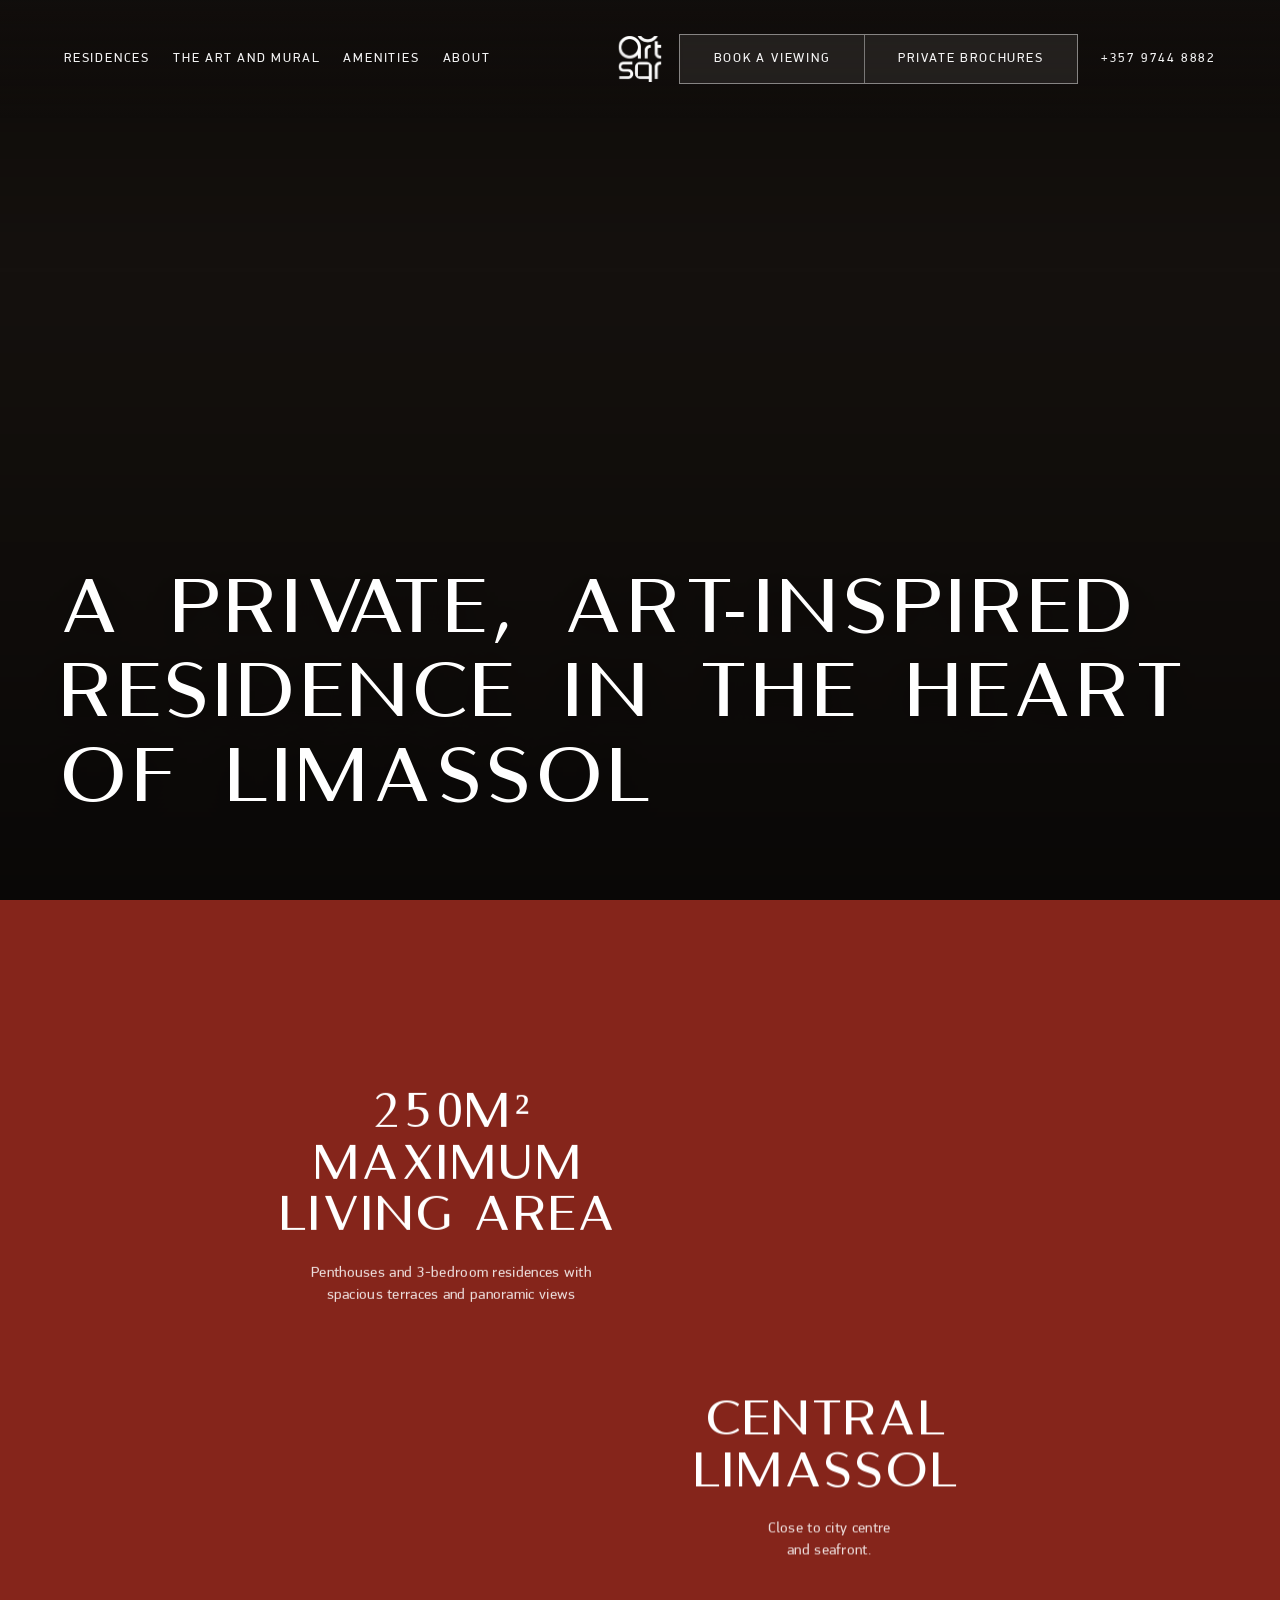
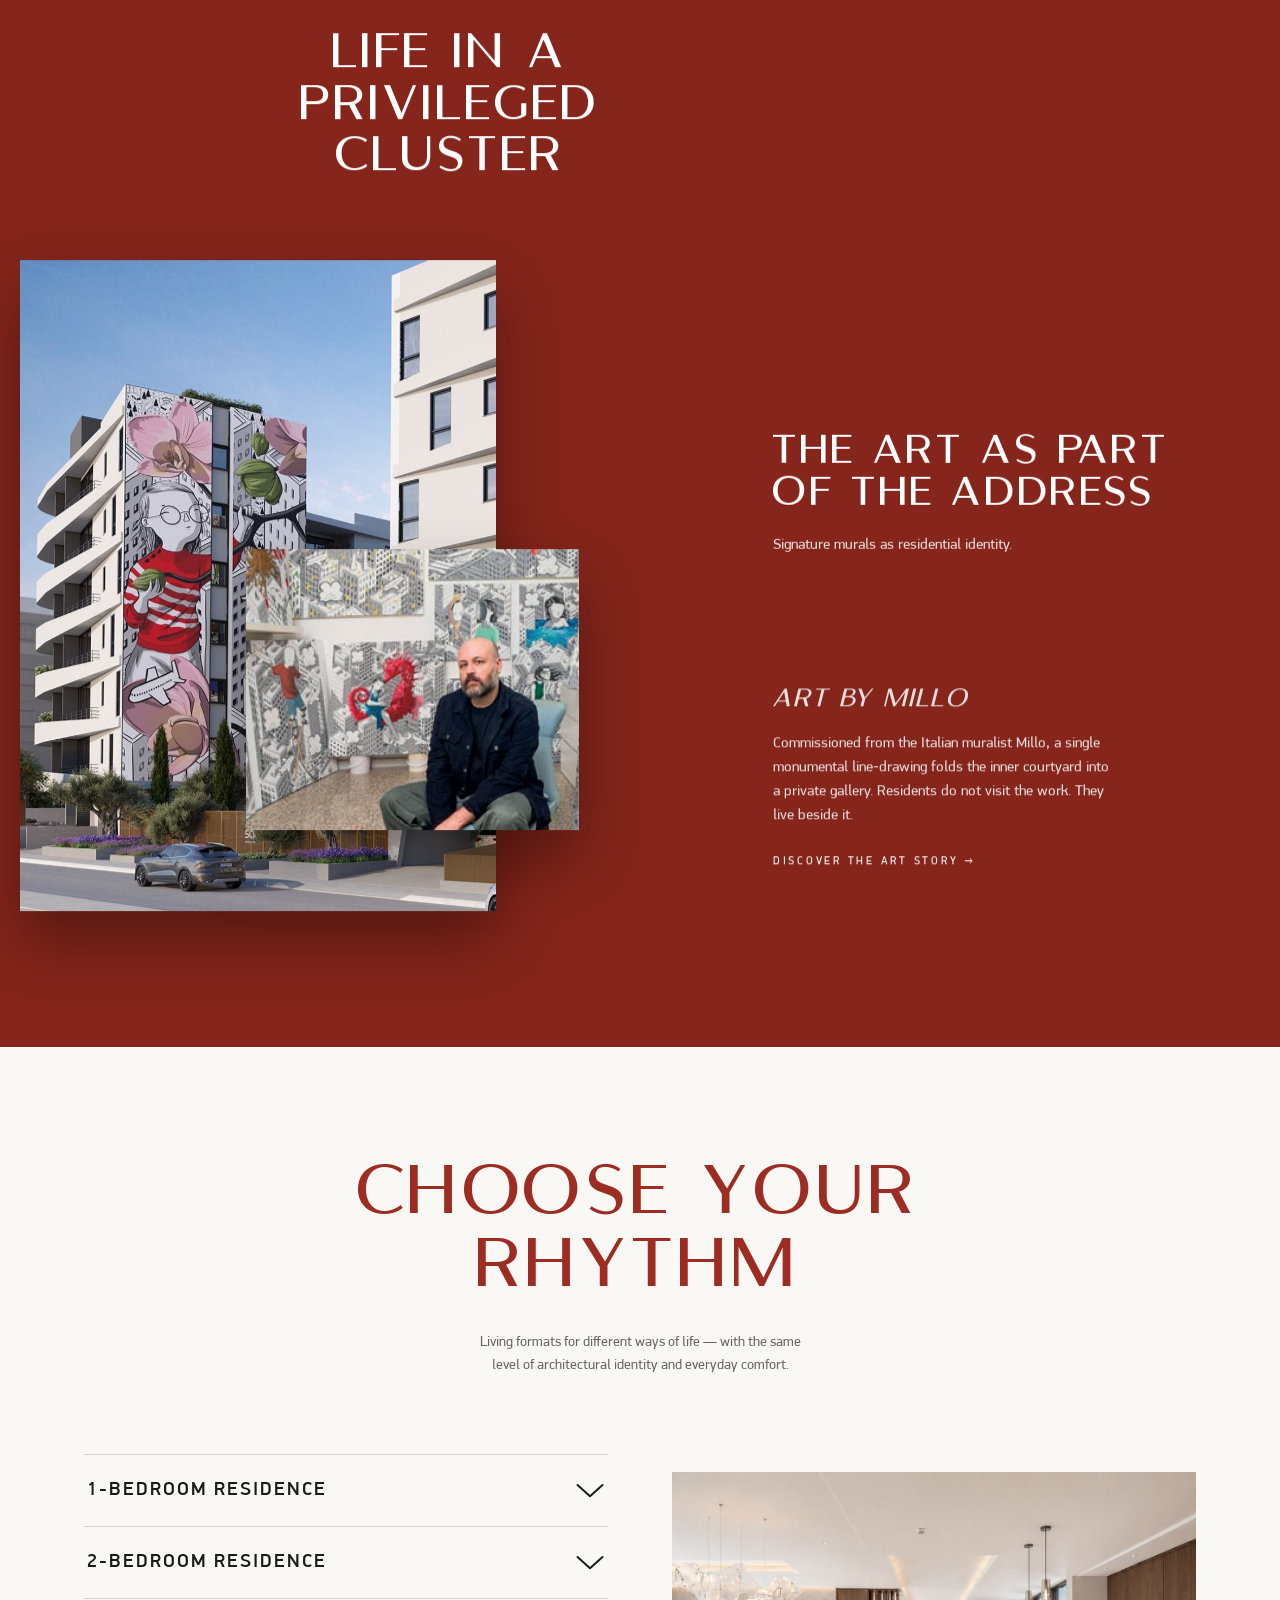
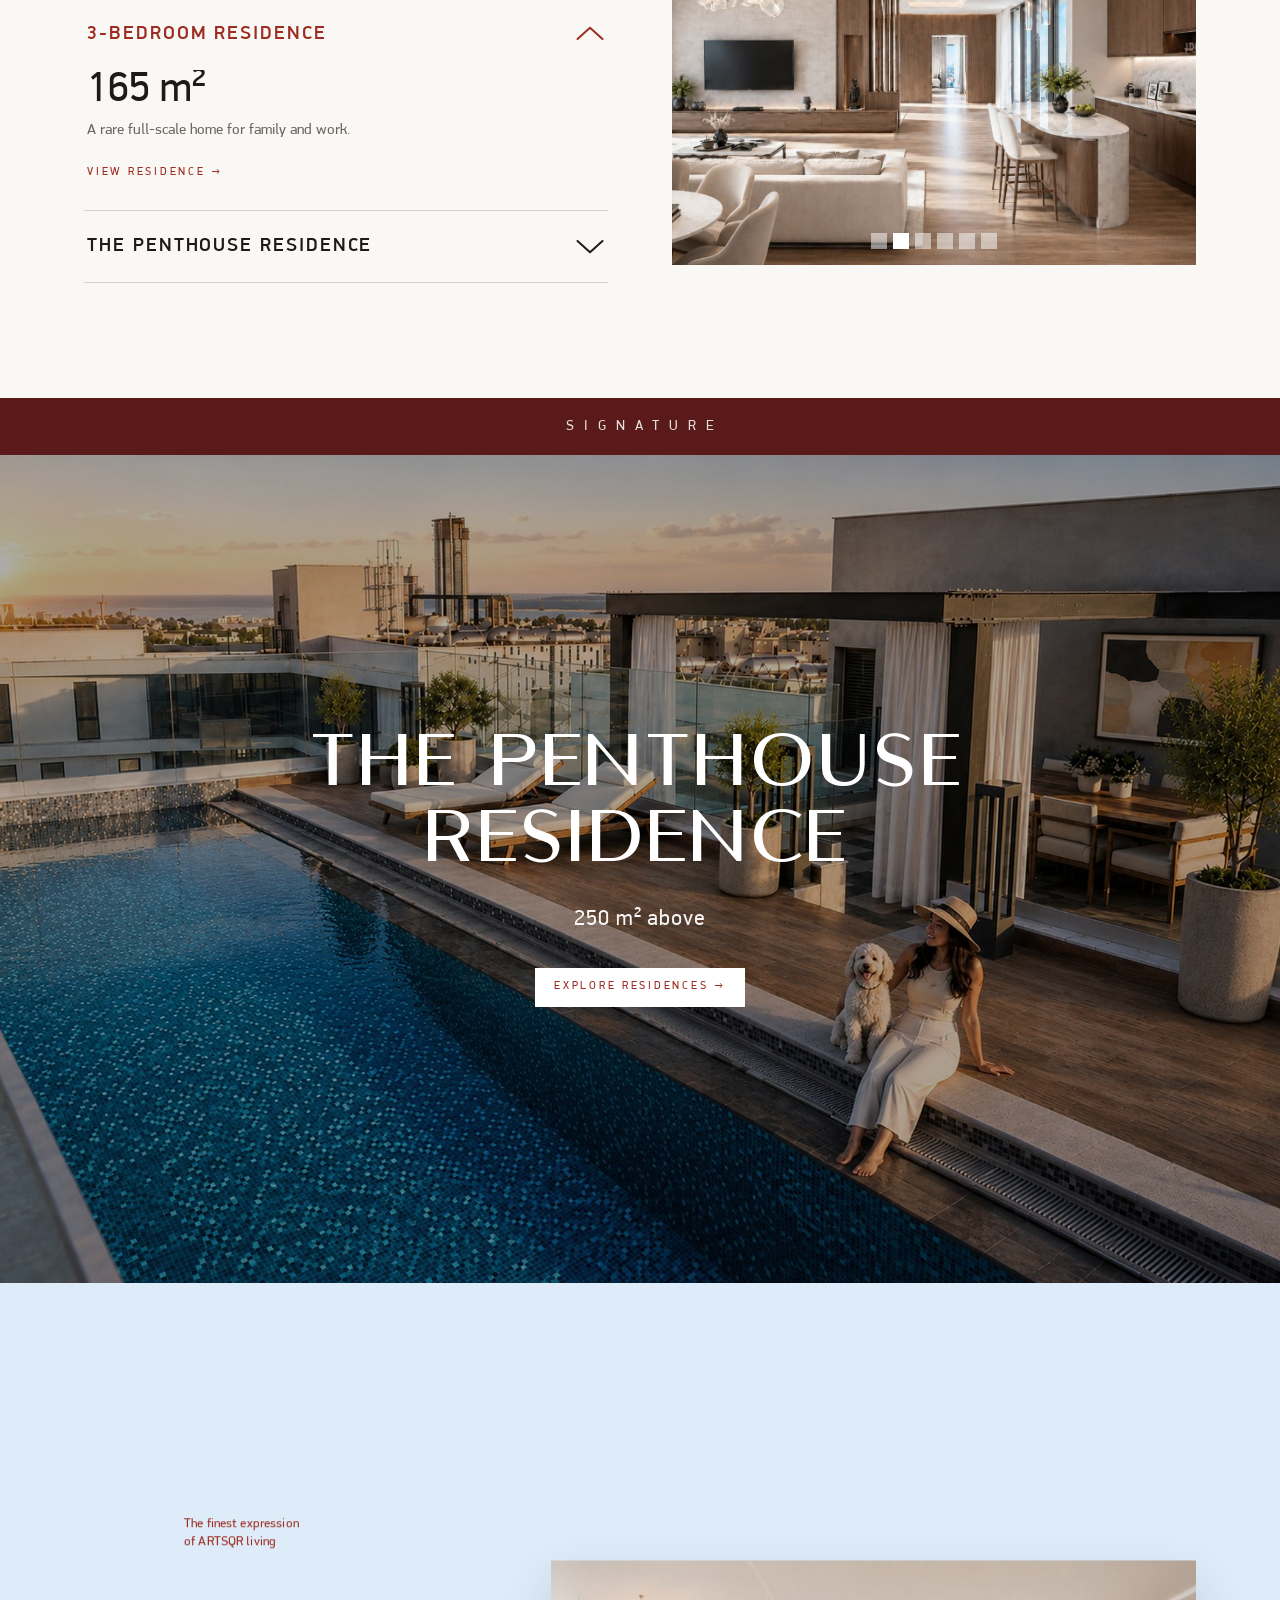
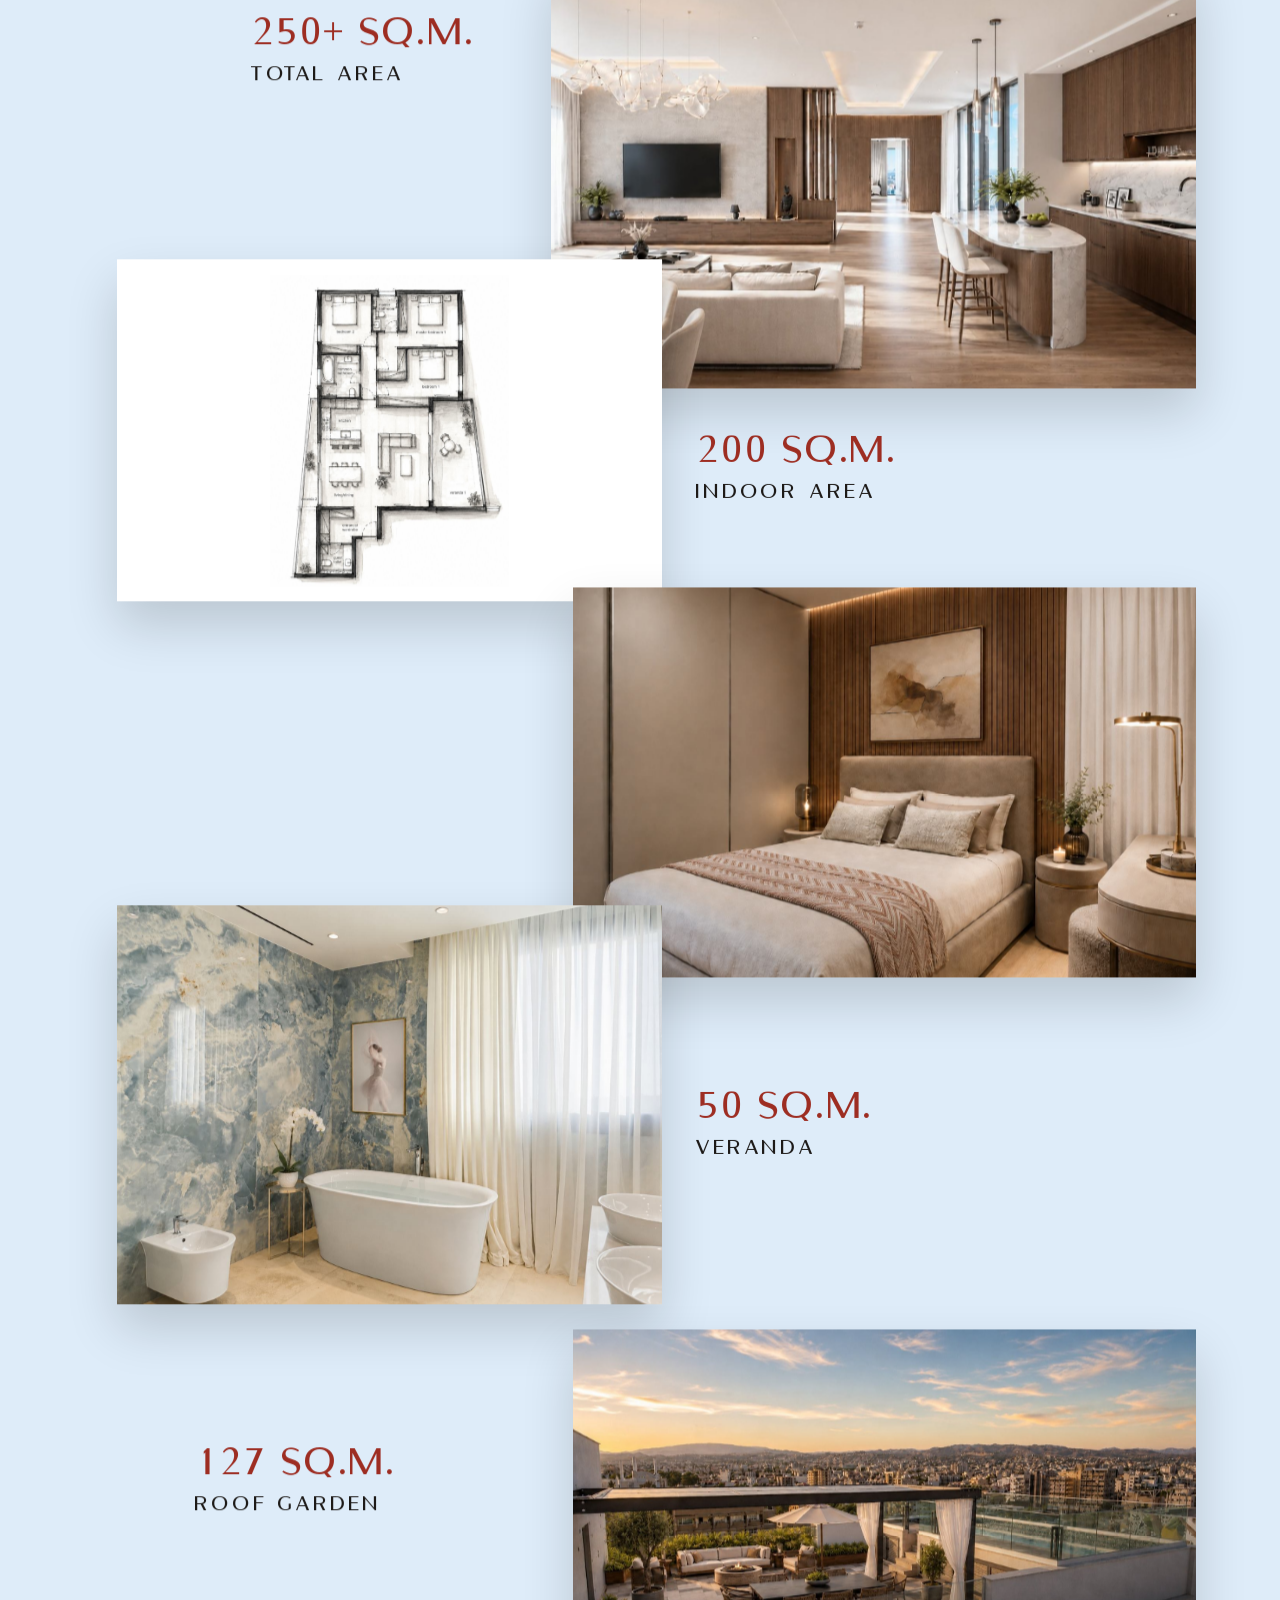
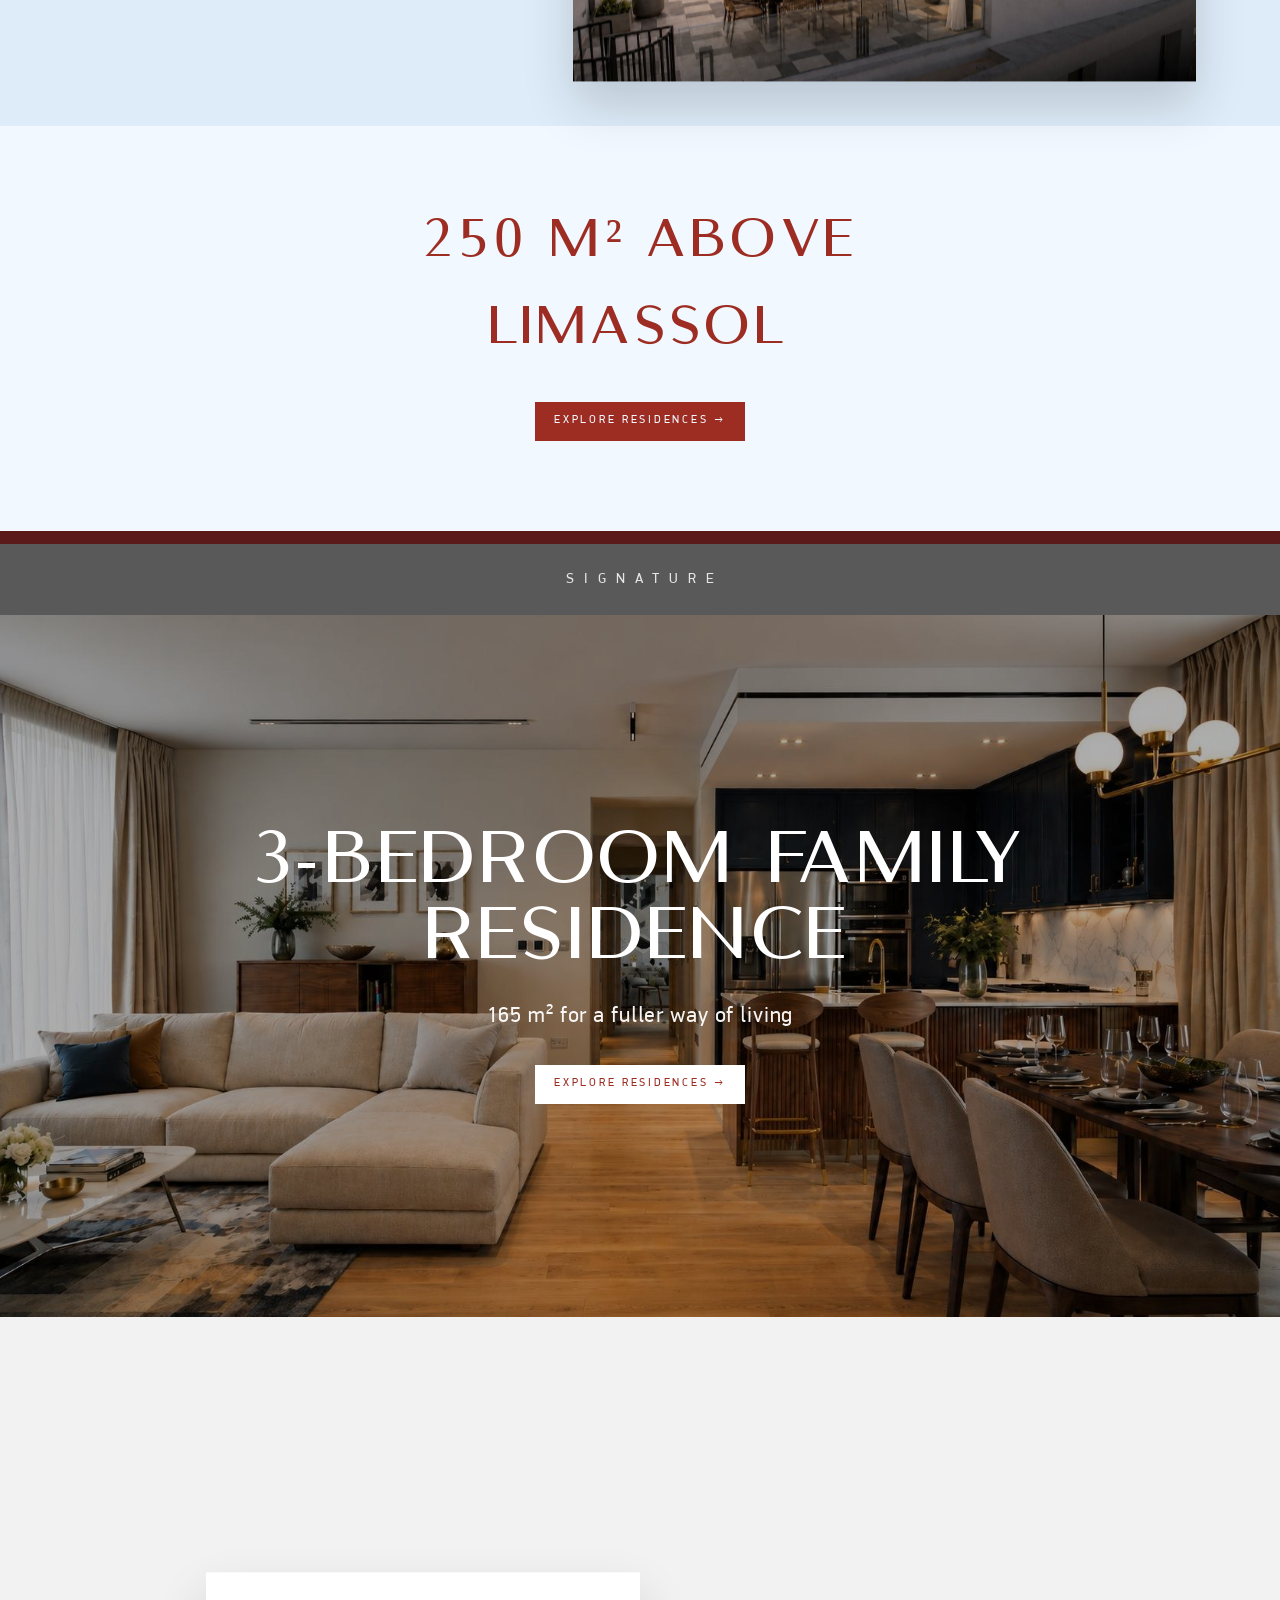
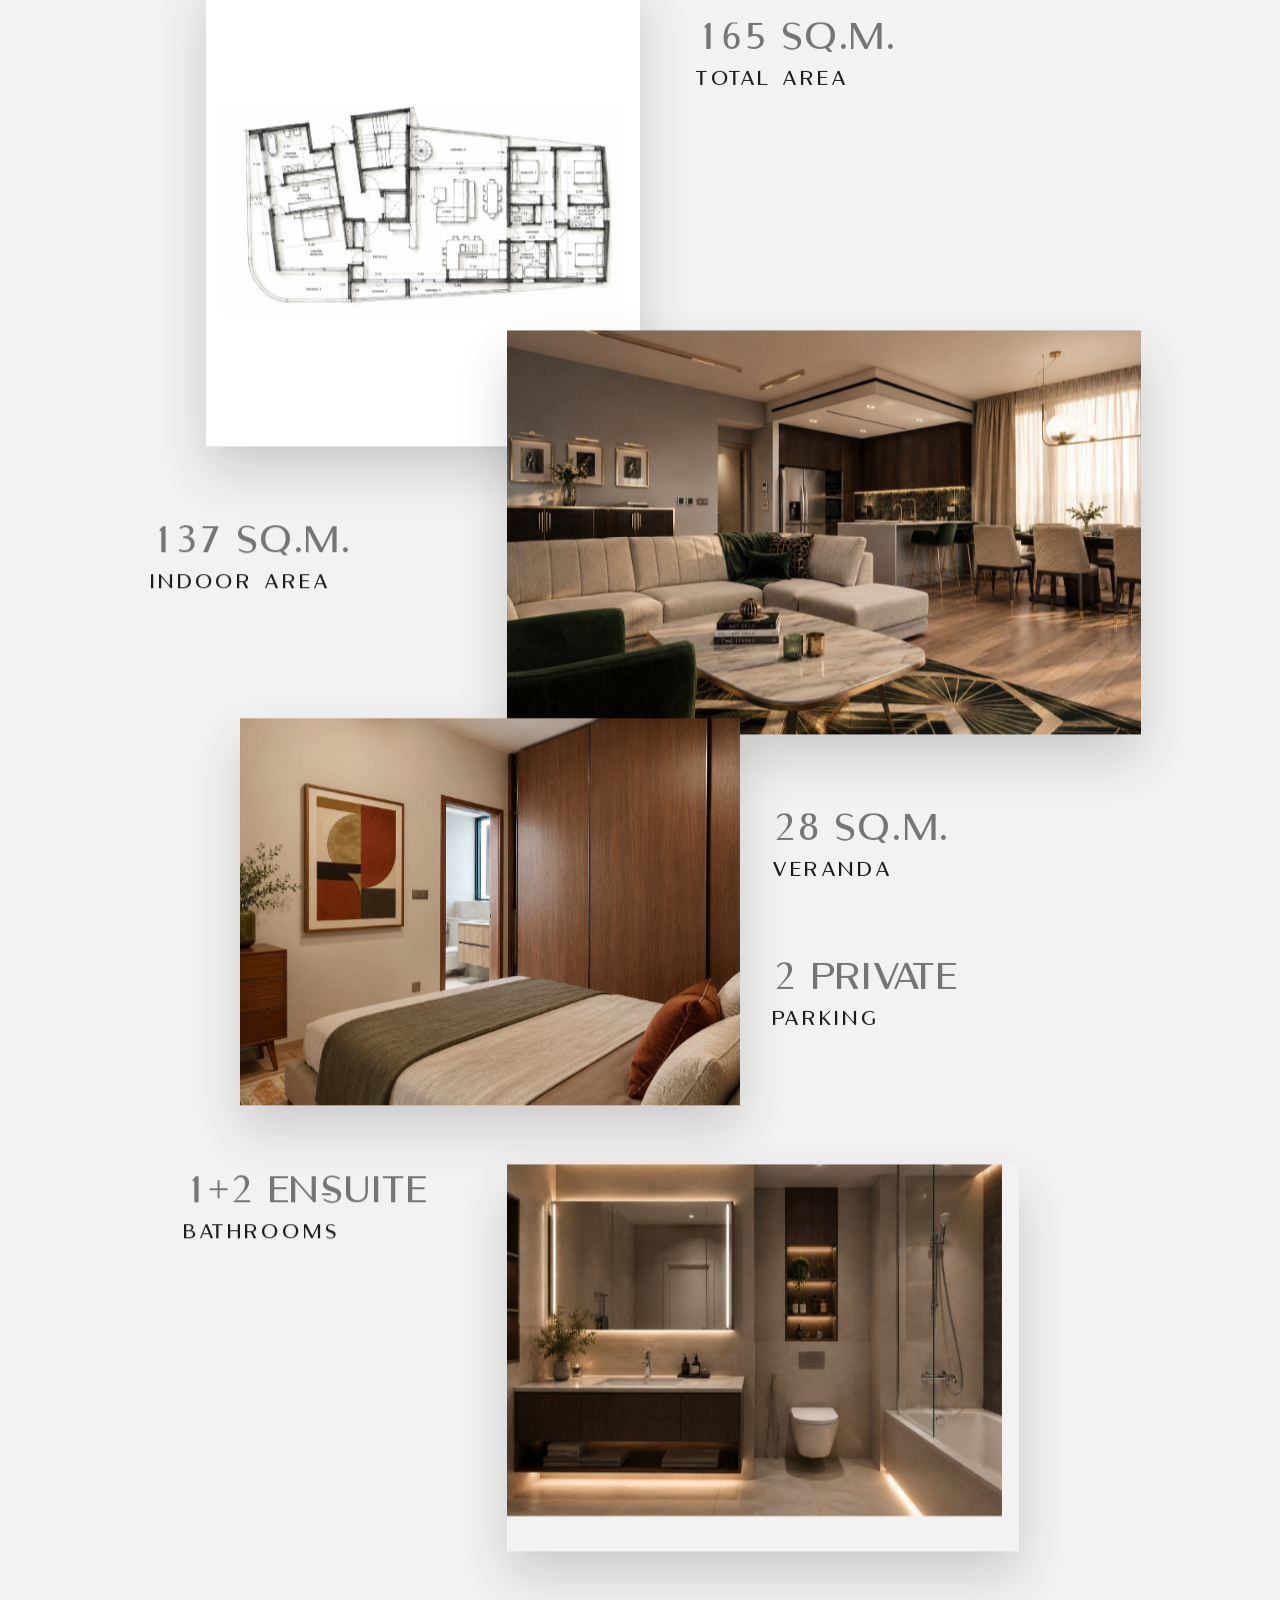
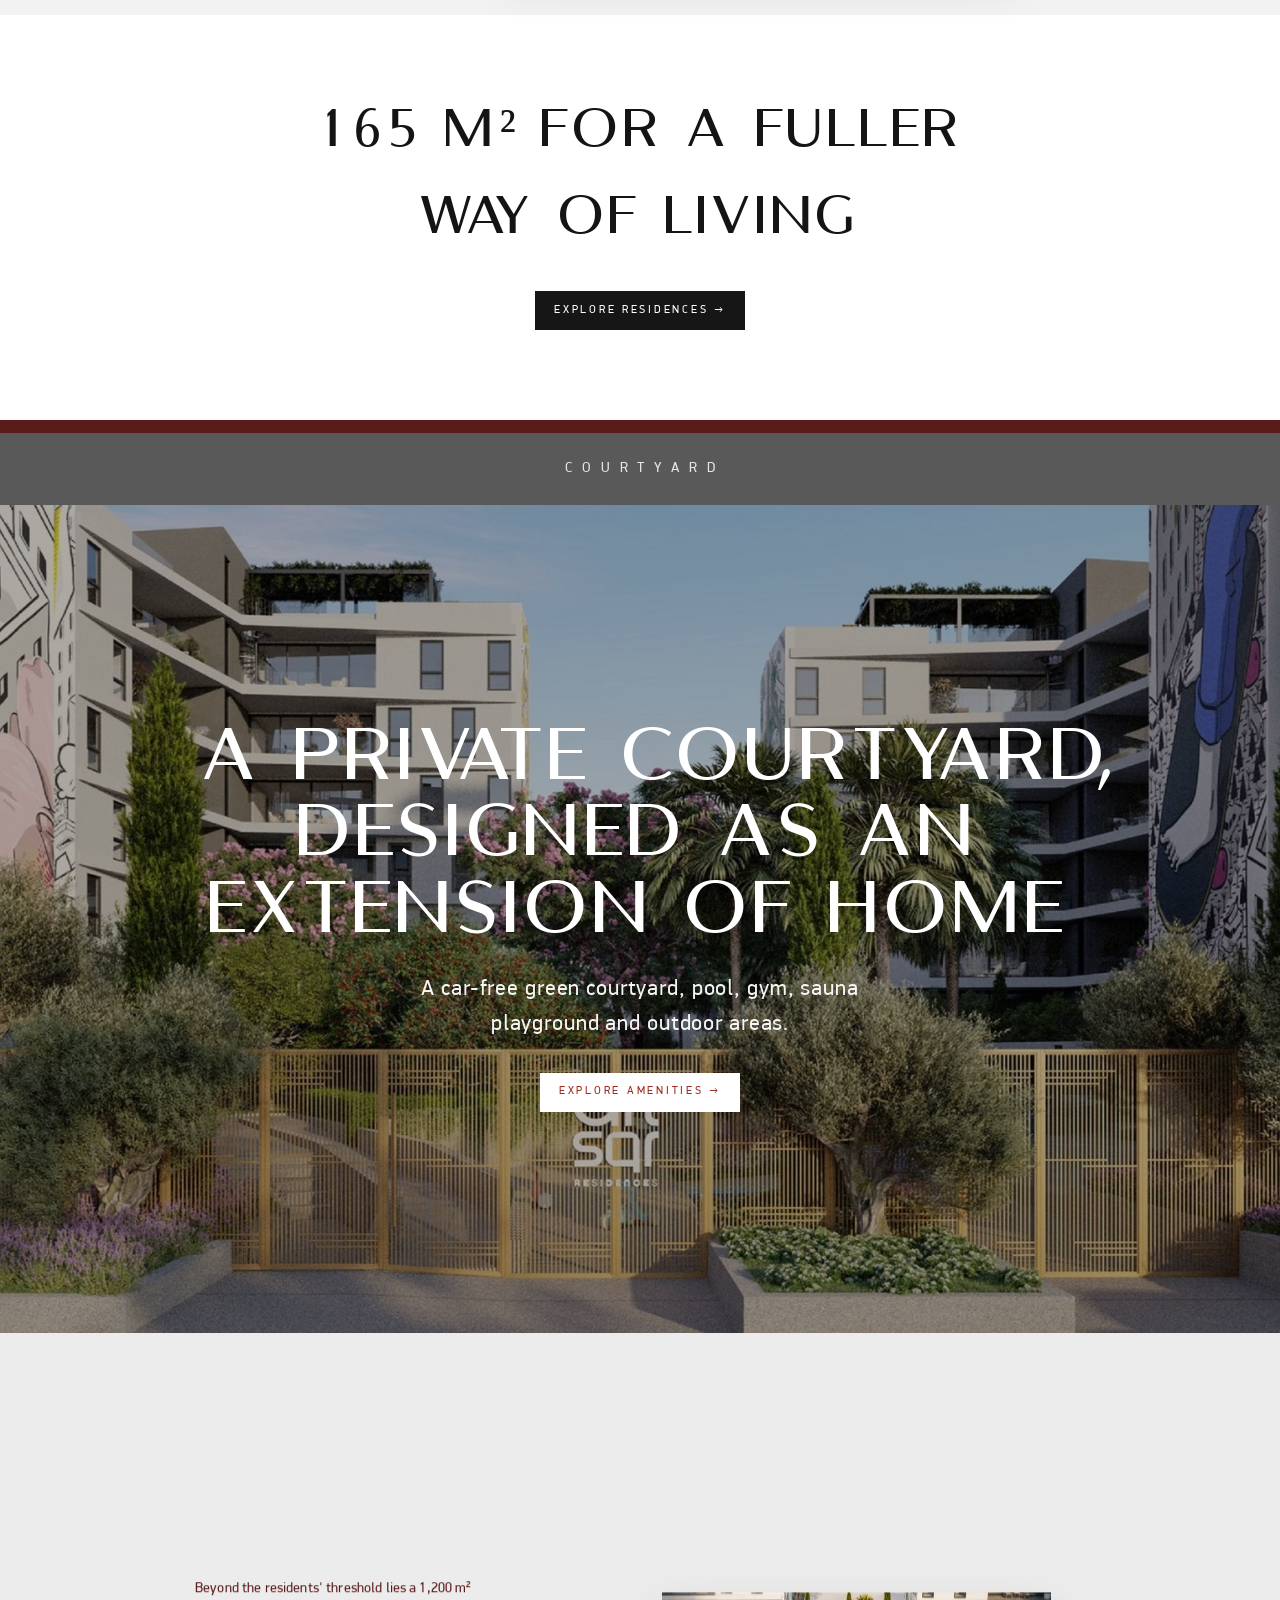
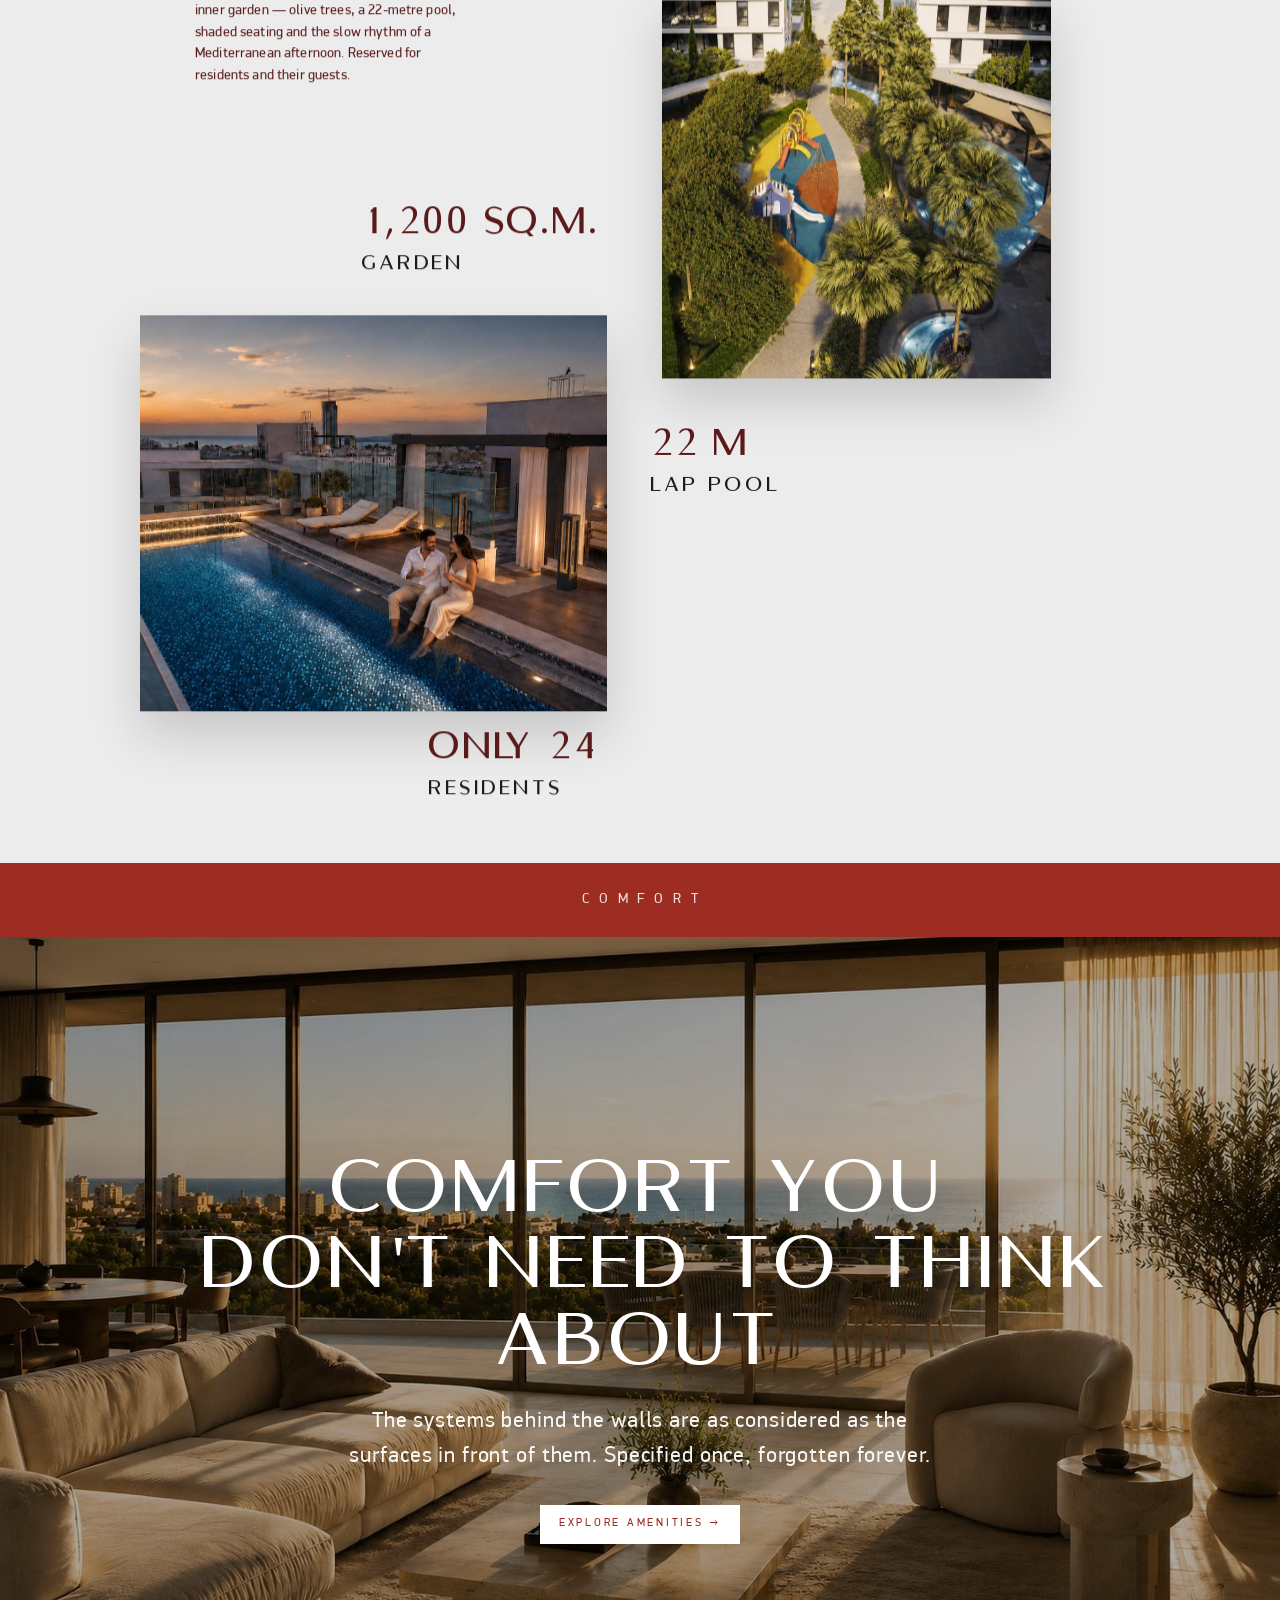
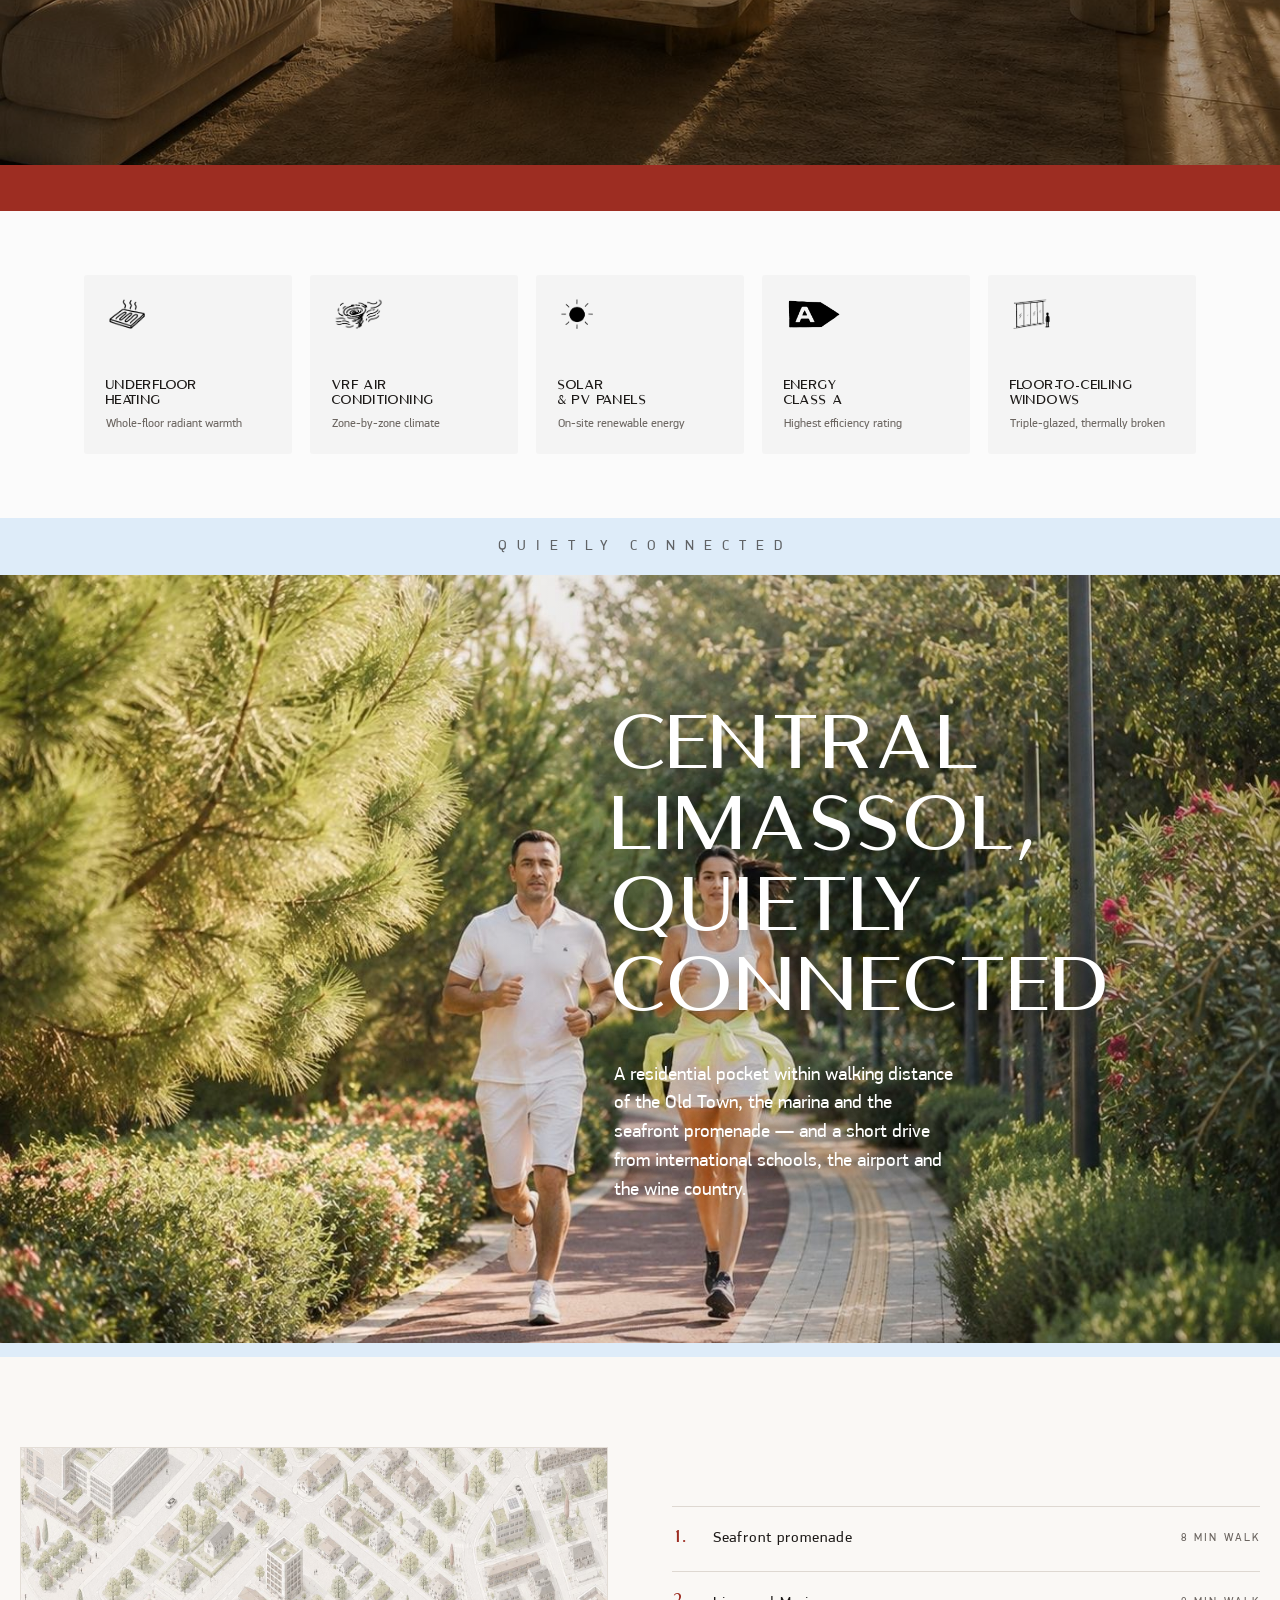
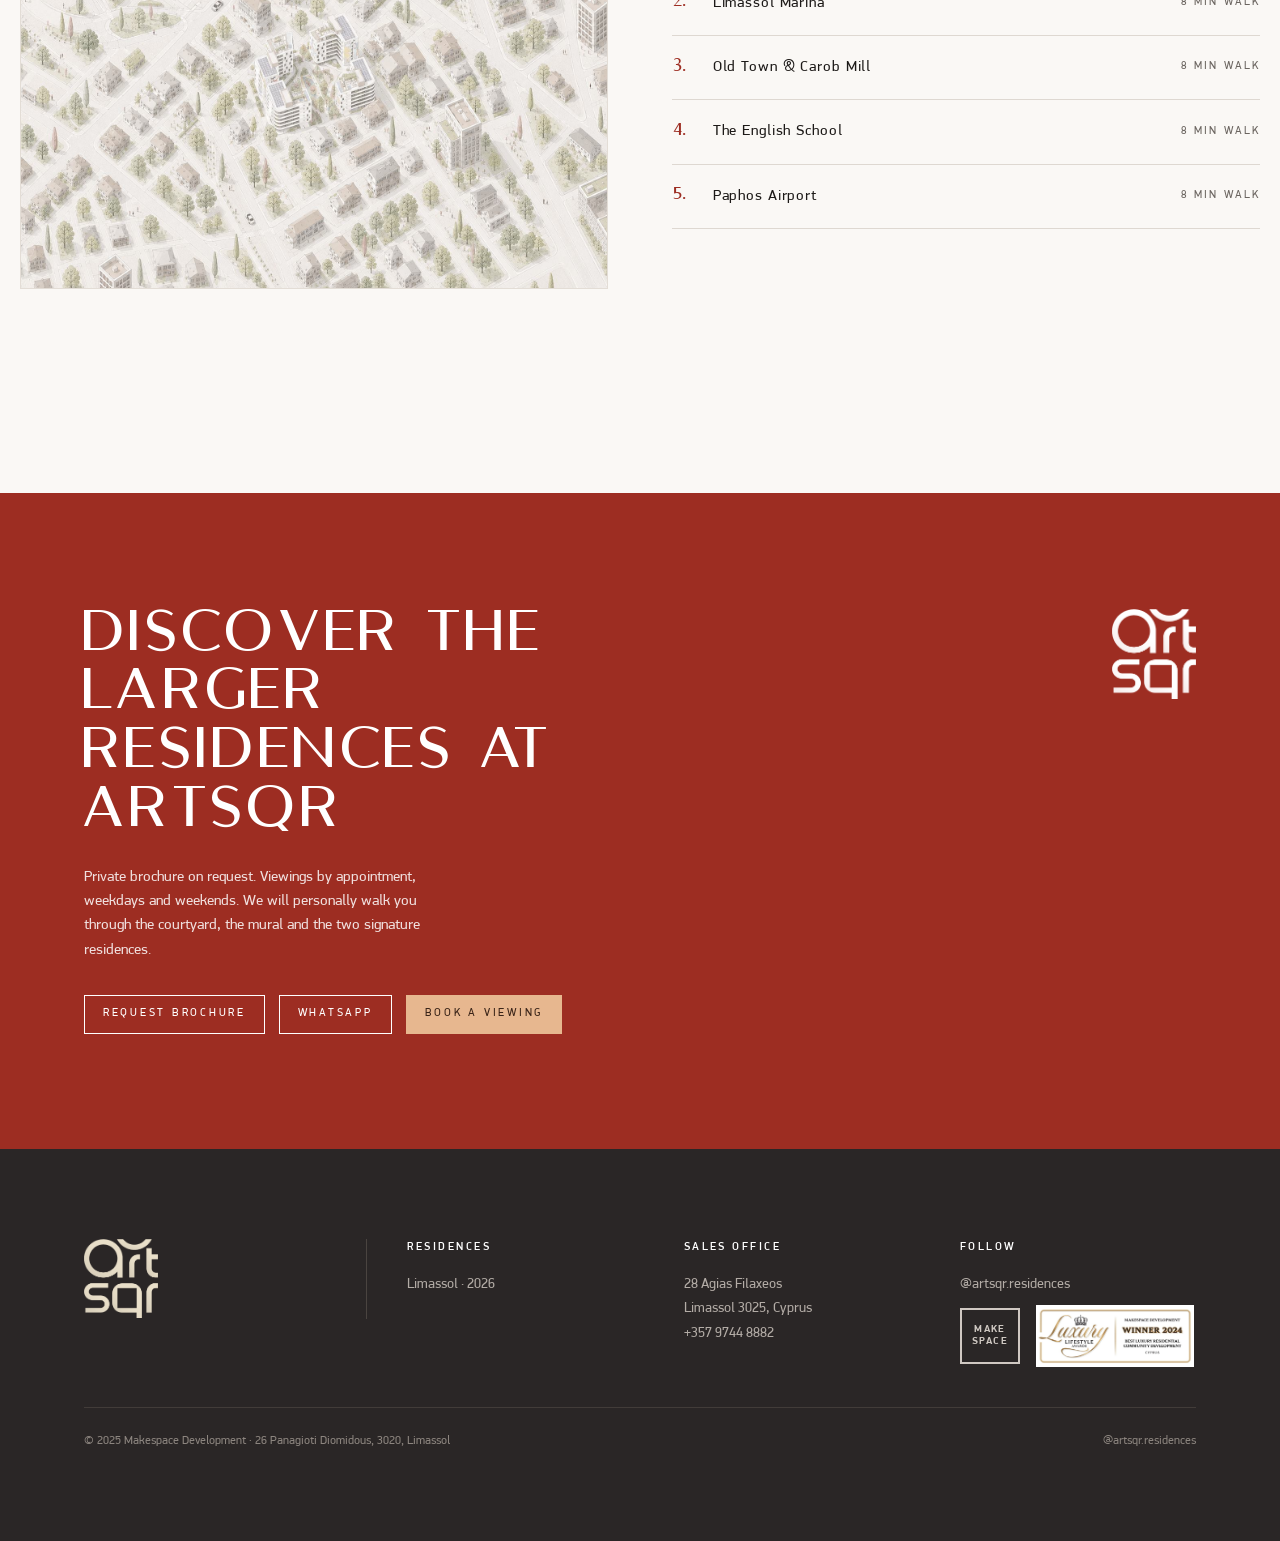
<file: index.html>
<!DOCTYPE html>
<html lang="en">
<head>
<meta charset="UTF-8">
<meta name="viewport" content="width=device-width, initial-scale=1.0">
<title>ARTSQR — A private, art-inspired residence in the heart of Limassol</title>
<meta name="description" content="ARTSQR — penthouses and 3-bedroom art-inspired residences in central Limassol. Signature murals by Millo, a private courtyard, and only 24 residences.">
<link rel="preconnect" href="https://fonts.googleapis.com">
<link rel="preconnect" href="https://fonts.gstatic.com" crossorigin>
<link rel="stylesheet" href="css/style.css">
</head>
<body>

<!-- ================= HEADER ================= -->
<header class="site-header" id="header">
  <nav class="nav-left">
    <a href="residences.html">Residences</a>
    <a href="#art">The Art and Mural</a>
    <a href="#amenities">Amenities</a>
    <a href="#about">About</a>
  </nav>
  <a href="index.html" class="logo" aria-label="ARTSQR"><span class="logo-mark"></span></a>
  <div class="nav-right">
    <div class="nav-actions">
      <a href="#contact">Book a viewing</a>
      <span class="nav-actions__div"></span>
      <a href="#contact">Private brochures</a>
    </div>
    <span class="num">+357 9744 8882</span>
  </div>
  <button class="nav-toggle" id="navToggle" aria-label="Menu"><span></span><span></span><span></span></button>
</header>

<!-- ================= HERO ================= -->
<section class="hero">
  <div class="hero__bg">
    <img class="kb kb1" src="assets/img/hero.jpg" alt="ARTSQR residence at golden hour in Limassol">
    <img class="kb kb2" src="assets/img/hero.jpg" alt="" aria-hidden="true">
  </div>
  <div class="hero__title">
    <h1 class="display"><span>A private, art-inspired</span><span>residence in the heart</span><span>of Limassol</span></h1>
  </div>
</section>

<!-- ================= RED INTRO ================= -->
<section class="red">
  <div class="wrap intro">
    <div class="intro-stack">
      <div class="iblock iblock--left rise" data-rise="80">
        <h2 class="display">250m²<br>Maximum<br>Living&nbsp;Area</h2>
        <p>Penthouses and 3-bedroom residences with<br>spacious terraces and panoramic views</p>
      </div>
      <div class="iblock iblock--right rise" data-rise="96">
        <h2 class="display">Central<br>Limassol</h2>
        <p>Close to city centre<br>and seafront.</p>
      </div>
      <div class="iblock iblock--left rise" data-rise="88">
        <h2 class="display">Life in a<br>privileged<br>cluster</h2>
      </div>
    </div>

    <!-- Art by Millo -->
    <div class="art" id="art">
      <div class="art__images">
        <img class="a1 rise" data-rise="85" src="assets/img/mural-building.jpg" alt="Signature Millo mural on the ARTSQR façade">
        <img class="a2 parallax" data-speed="0.15" src="assets/img/mural-man.jpg" alt="The muralist Millo beside the artwork">
      </div>
      <div class="art__text">
        <div class="art__addr rise" data-rise="85">
          <h3 class="display">The art as part<br>of the address</h3>
          <p>Signature murals as residential identity.</p>
        </div>
        <div class="art__millo rise" data-rise="120">
          <p class="by">Art by Millo</p>
          <p>Commissioned from the Italian muralist Millo, a single monumental line-drawing folds the inner courtyard into a private gallery. Residents do not visit the work. They live beside it.</p>
          <a href="#art" class="link-arrow" style="color:#fff">Discover the art story →</a>
        </div>
      </div>
    </div>
  </div>
</section>

<!-- ================= CHOOSE YOUR RHYTHM ================= -->
<section class="section section--paper" id="residences">
  <div class="wrap">
    <div class="center-title">
      <h2 class="display">Choose your<br>rhythm</h2>
      <p>Living formats for different ways of life — with the same level of architectural identity and everyday comfort.</p>
    </div>
    <div class="rhythm">
      <div class="accordion" id="accordion">
        <div class="accordion__item">
          <button class="accordion__head">1-bedroom Residence <span class="chev"><svg viewBox="0 0 24 14" fill="none" stroke="currentColor" stroke-width="1.6" stroke-linecap="round" stroke-linejoin="round"><path d="M2 3l10 9 10-9"/></svg></span></button>
          <div class="accordion__body"><div class="accordion__inner">
            <span class="big-num">65 m²</span>
            <p>A refined city apartment for a considered single life.</p>
            <a href="residences.html" class="link-arrow">View residence →</a>
          </div></div>
        </div>
        <div class="accordion__item">
          <button class="accordion__head">2-bedroom Residence <span class="chev"><svg viewBox="0 0 24 14" fill="none" stroke="currentColor" stroke-width="1.6" stroke-linecap="round" stroke-linejoin="round"><path d="M2 3l10 9 10-9"/></svg></span></button>
          <div class="accordion__body"><div class="accordion__inner">
            <span class="big-num">110 m²</span>
            <p>Generous living for couples and small families.</p>
            <a href="residences.html" class="link-arrow">View residence →</a>
          </div></div>
        </div>
        <div class="accordion__item open">
          <button class="accordion__head">3-bedroom Residence <span class="chev"><svg viewBox="0 0 24 14" fill="none" stroke="currentColor" stroke-width="1.6" stroke-linecap="round" stroke-linejoin="round"><path d="M2 3l10 9 10-9"/></svg></span></button>
          <div class="accordion__body"><div class="accordion__inner">
            <span class="big-num">165 m²</span>
            <p>A rare full-scale home for family and work.</p>
            <a href="residences.html" class="link-arrow">View residence →</a>
          </div></div>
        </div>
        <div class="accordion__item">
          <button class="accordion__head">The Penthouse Residence <span class="chev"><svg viewBox="0 0 24 14" fill="none" stroke="currentColor" stroke-width="1.6" stroke-linecap="round" stroke-linejoin="round"><path d="M2 3l10 9 10-9"/></svg></span></button>
          <div class="accordion__body"><div class="accordion__inner">
            <span class="big-num">250 m²</span>
            <p>The finest expression of ARTSQR living, above Limassol.</p>
            <a href="residences.html" class="link-arrow">View residence →</a>
          </div></div>
        </div>
      </div>
      <div class="rhythm__media">
        <div class="rhythm-slider" data-interval="3800">
          <div class="slides">
            <img class="slide is-active" src="assets/img/rhythm-kitchen.jpg" alt="ARTSQR residence kitchen">
            <img class="slide" src="assets/img/penthouse-living.jpg" alt="" loading="lazy">
            <img class="slide" src="assets/img/comfort-living.jpg" alt="" loading="lazy">
            <img class="slide" src="assets/img/family-indoor.jpg" alt="" loading="lazy">
            <img class="slide" src="assets/img/penthouse-bedroom.jpg" alt="" loading="lazy">
            <img class="slide" src="assets/img/family-living.jpg" alt="" loading="lazy">
          </div>
          <div class="dots" aria-label="Change image">
            <button class="dot is-active" type="button" aria-label="Image 1"></button>
            <button class="dot" type="button" aria-label="Image 2"></button>
            <button class="dot" type="button" aria-label="Image 3"></button>
            <button class="dot" type="button" aria-label="Image 4"></button>
            <button class="dot" type="button" aria-label="Image 5"></button>
            <button class="dot" type="button" aria-label="Image 6"></button>
          </div>
        </div>
      </div>
    </div>
  </div>
</section>

<!-- ================= PENTHOUSE SIGNATURE ================= -->
<div class="band band--signature"><span class="label">Signature</span></div>
<section class="feature feature--large">
  <img src="assets/img/penthouse-pool.jpg" alt="The Penthouse Residence rooftop pool">
  <div class="feature__inner">
    <h2 class="display">The Penthouse<br>Residence</h2>
    <p class="sub">250 m² above</p>
    <a href="residences.html" class="btn btn--white"><span>Explore residences →</span></a>
  </div>
</section>

<!-- ================= PENTHOUSE STATS ================= -->
<section class="stats">
  <div class="wrap pc-wrap">
    <div class="pcollage">
      <p class="pc-finest rise" data-rise="80">The finest expression<br>of ARTSQR living</p>
      <div class="pc-stat pc-total rise" data-rise="80"><span class="stat-num">250+ sq.m.</span><div class="stat-label">Total area</div></div>
      <figure class="pc-img pc-living rise" data-rise="105"><img src="assets/img/penthouse-living.jpg" alt="Penthouse living area"></figure>
      <figure class="pc-img pc-plan rise" data-rise="80"><img src="assets/img/penthouse-plan.jpg" alt="Penthouse floor plan"></figure>
      <div class="pc-stat pc-indoor rise" data-rise="105"><span class="stat-num">200 sq.m.</span><div class="stat-label">Indoor area</div></div>
      <figure class="pc-img pc-bed rise" data-rise="105"><img src="assets/img/penthouse-bedroom.jpg" alt="Penthouse bedroom"></figure>
      <figure class="pc-img pc-bath rise" data-rise="80"><img src="assets/img/penthouse-bath.jpg" alt="Penthouse bathroom"></figure>
      <div class="pc-stat pc-veranda rise" data-rise="105"><span class="stat-num">50 sq.m.</span><div class="stat-label">Veranda</div></div>
      <div class="pc-stat pc-roofg rise" data-rise="80"><span class="stat-num">127 sq.m.</span><div class="stat-label">Roof garden</div></div>
      <figure class="pc-img pc-roof rise" data-rise="105"><img src="assets/img/penthouse-roof.jpg" alt="Penthouse roof terrace"></figure>
    </div>
  </div>
  <div class="pc-cta">
    <div class="wrap stats-cta stats-cta--red">
      <h3>250 m² above<br>Limassol</h3>
      <a href="residences.html" class="btn btn--burgundy"><span>Explore residences →</span></a>
    </div>
  </div>
</section>

<!-- ================= 3-BED FAMILY SIGNATURE ================= -->
<div class="band band--grey"><span class="label">Signature</span></div>
<section class="feature">
  <img src="assets/img/family-living.jpg" alt="The 3-bedroom Family Residence">
  <div class="feature__inner">
    <h2 class="display">3-Bedroom Family<br>Residence</h2>
    <p class="sub">165 m² for a fuller way of living</p>
    <a href="residences.html" class="btn btn--white"><span>Explore residences →</span></a>
  </div>
</section>

<!-- ================= FAMILY STATS ================= -->
<section class="stats stats--grey">
  <div class="wrap pc-wrap">
    <div class="pcollage fcollage">
      <figure class="pc-img fc-plan rise" data-rise="80"><img src="assets/img/family-plan.jpg" alt="3-bedroom residence floor plan"></figure>
      <div class="pc-stat fc-total rise" data-rise="105"><span class="stat-num">165 sq.m.</span><div class="stat-label">Total area</div></div>
      <figure class="pc-img fc-living rise" data-rise="105"><img src="assets/img/family-indoor.jpg" alt="Family residence living area"></figure>
      <div class="pc-stat fc-indoor rise" data-rise="80"><span class="stat-num">137 sq.m.</span><div class="stat-label">Indoor area</div></div>
      <figure class="pc-img fc-bed rise" data-rise="80"><img src="assets/img/family-bedroom.jpg" alt="Family residence bedroom"></figure>
      <div class="pc-stat fc-veranda rise" data-rise="105"><span class="stat-num">28 sq.m.</span><div class="stat-label">Veranda</div></div>
      <div class="pc-stat fc-parking rise" data-rise="105"><span class="stat-num">2 private</span><div class="stat-label">Parking</div></div>
      <div class="pc-stat fc-baths rise" data-rise="80"><span class="stat-num">1+2 en-suite</span><div class="stat-label">Bathrooms</div></div>
      <figure class="pc-img fc-bath rise" data-rise="105"><img src="assets/img/family-bath.jpg" alt="Family residence bathroom"></figure>
    </div>
  </div>
  <div class="fc-cta">
    <div class="wrap stats-cta">
      <h3>165 m² for a fuller<br>way of living</h3>
      <a href="residences.html" class="btn btn--black">Explore residences →</a>
    </div>
  </div>
</section>

<!-- ================= COURTYARD SIGNATURE ================= -->
<div class="band band--grey" id="amenities"><span class="label">Courtyard</span></div>
<section class="feature feature--large">
  <img src="assets/img/courtyard.jpg" alt="The private ARTSQR courtyard">
  <div class="feature__inner">
    <h2 class="display feature-lines"><span>A private courtyard,</span><span>designed as an</span><span>extension of home</span></h2>
    <p class="sub">A car-free green courtyard, pool, gym, sauna<br>playground and outdoor areas.</p>
    <a href="#amenities" class="btn btn--white"><span>Explore amenities →</span></a>
  </div>
</section>

<!-- ================= GARDEN STATS ================= -->
<section class="stats stats--garden">
  <div class="wrap pc-wrap">
    <div class="pcollage gcollage">
      <p class="gc-lead rise" data-rise="80">Beyond the residents' threshold lies a 1,200&nbsp;m²<br>inner garden — olive trees, a 22-metre pool,<br>shaded seating and the slow rhythm of a<br>Mediterranean afternoon. Reserved for<br>residents and their guests.</p>
      <figure class="pc-img gc-aerial rise" data-rise="105"><img src="assets/img/garden-aerial.jpg" alt="Aerial view of the ARTSQR garden"></figure>
      <div class="pc-stat gc-garden rise" data-rise="80"><span class="stat-num">1,200 sq.m.</span><div class="stat-label">Garden</div></div>
      <figure class="pc-img gc-pool rise" data-rise="80"><img src="assets/img/garden-pool.jpg" alt="The ARTSQR lap pool at dusk"></figure>
      <div class="pc-stat gc-lap rise" data-rise="105"><span class="stat-num">22 m</span><div class="stat-label">Lap pool</div></div>
      <div class="pc-stat gc-res rise" data-rise="80"><span class="stat-num">Only 24</span><div class="stat-label">Residents</div></div>
    </div>
  </div>
</section>

<!-- ================= COMFORT SIGNATURE ================= -->
<div class="band band--comfort"><span class="label">Comfort</span></div>
<section class="feature feature--large">
  <img src="assets/img/comfort-living.jpg" alt="A light-filled ARTSQR interior with sea view">
  <div class="feature__inner">
    <h2 class="display feature-lines"><span>Comfort you</span><span>don't need to think</span><span>about</span></h2>
    <p class="sub">The systems behind the walls are as considered as the<br>surfaces in front of them. Specified once, forgotten forever.</p>
    <a href="#amenities" class="btn btn--white"><span>Explore amenities →</span></a>
  </div>
</section>
<!-- burgundy panel directly under the comfort image -->
<div class="comfort-strip"></div>

<!-- ================= COMFORT FEATURES ================= -->
<section class="features">
  <div class="wrap">
    <div class="features-grid">
      <div class="feat">
        <img class="ico" src="assets/img/icons/heating.png" alt="">
        <h4>Underfloor<br>heating</h4><p>Whole-floor radiant warmth</p>
      </div>
      <div class="feat">
        <img class="ico" src="assets/img/icons/vrf.png" alt="">
        <h4>VRF air<br>conditioning</h4><p>Zone-by-zone climate</p>
      </div>
      <div class="feat">
        <img class="ico" src="assets/img/icons/solar.png" alt="">
        <h4>Solar<br>&amp; PV panels</h4><p>On-site renewable energy</p>
      </div>
      <div class="feat">
        <img class="ico" src="assets/img/icons/energy.png" alt="">
        <h4>Energy<br>Class A</h4><p>Highest efficiency rating</p>
      </div>
      <div class="feat">
        <img class="ico" src="assets/img/icons/windows.png" alt="">
        <h4>Floor-to-ceiling<br>windows</h4><p>Triple-glazed, thermally broken</p>
      </div>
    </div>
  </div>
</section>

<!-- ================= QUIETLY CONNECTED ================= -->
<div class="band band--quiet" id="about"><span class="label">Quietly connected</span></div>
<section class="connect-feat">
  <img src="assets/img/joggers-connected.jpg" alt="Residents jogging near the ARTSQR neighbourhood in Limassol">
  <div class="connect-feat__text">
    <h2 class="display"><span>Central</span><span>Limassol,</span><span>quietly</span><span>connected</span></h2>
    <p>A residential pocket within walking distance of the Old Town, the marina and the seafront promenade — and a short drive from international schools, the airport and the wine country.</p>
  </div>
</section>
<div class="blue-stripe"></div>

<section class="section section--paper" style="padding-top:0">
  <div class="wrap connect-map">
    <div class="map"><img src="assets/img/map.jpg" alt="Map of the ARTSQR neighbourhood in Limassol"></div>
    <ol class="places">
      <li><span class="n">1.</span><span class="name">Seafront promenade</span><span class="time">8 min walk</span></li>
      <li><span class="n">2.</span><span class="name">Limassol Marina</span><span class="time">8 min walk</span></li>
      <li><span class="n">3.</span><span class="name">Old Town &amp; Carob Mill</span><span class="time">8 min walk</span></li>
      <li><span class="n">4.</span><span class="name">The English School</span><span class="time">8 min walk</span></li>
      <li><span class="n">5.</span><span class="name">Paphos Airport</span><span class="time">8 min walk</span></li>
    </ol>
  </div>
</section>

<!-- ================= FINAL CTA ================= -->
<section class="cta" id="contact">
  <div class="wrap cta-grid">
    <div>
      <h2 class="display">Discover the larger residences at ARTSQR</h2>
      <p>Private brochure on request. Viewings by appointment, weekdays and weekends. We will personally walk you through the courtyard, the mural and the two signature residences.</p>
      <div class="cta-actions">
        <a href="#contact" class="btn btn--ghost-light"><span>Request brochure</span></a>
        <a href="#contact" class="btn btn--ghost-light"><span>WhatsApp</span></a>
        <a href="#contact" class="btn btn--solid">Book a viewing</a>
      </div>
    </div>
    <div class="logo-corner" aria-label="ARTSQR"><span class="logo-mark"></span></div>
  </div>
</section>

<!-- ================= FOOTER ================= -->
<footer class="footer">
  <div class="wrap">
    <div class="footer-grid">
      <div class="flogo" aria-label="ARTSQR"><span class="logo-mark"></span></div>
      <div>
        <h5>Residences</h5>
        <p>Limassol · 2026</p>
      </div>
      <div>
        <h5>Sales office</h5>
        <p>28 Agias Filaxeos<br>Limassol 3025, Cyprus</p>
        <p>+357 9744 8882</p>
      </div>
      <div>
        <h5>Follow</h5>
        <p><a href="#">@artsqr.residences</a></p>
        <div class="footer-badges">
          <div class="makespace">MAKE<br>SPACE</div>
          <img src="assets/img/badge.png" alt="Luxury Lifestyle Award — Winner 2024">
        </div>
      </div>
    </div>
    <div class="footer-bottom">
      <span>© 2025 Makespace Development · 26 Panagioti Diomidous, 3020, Limassol</span>
      <span>@artsqr.residences</span>
    </div>
  </div>
</footer>

<script src="js/main.js"></script>
</body>
</html>
</file>
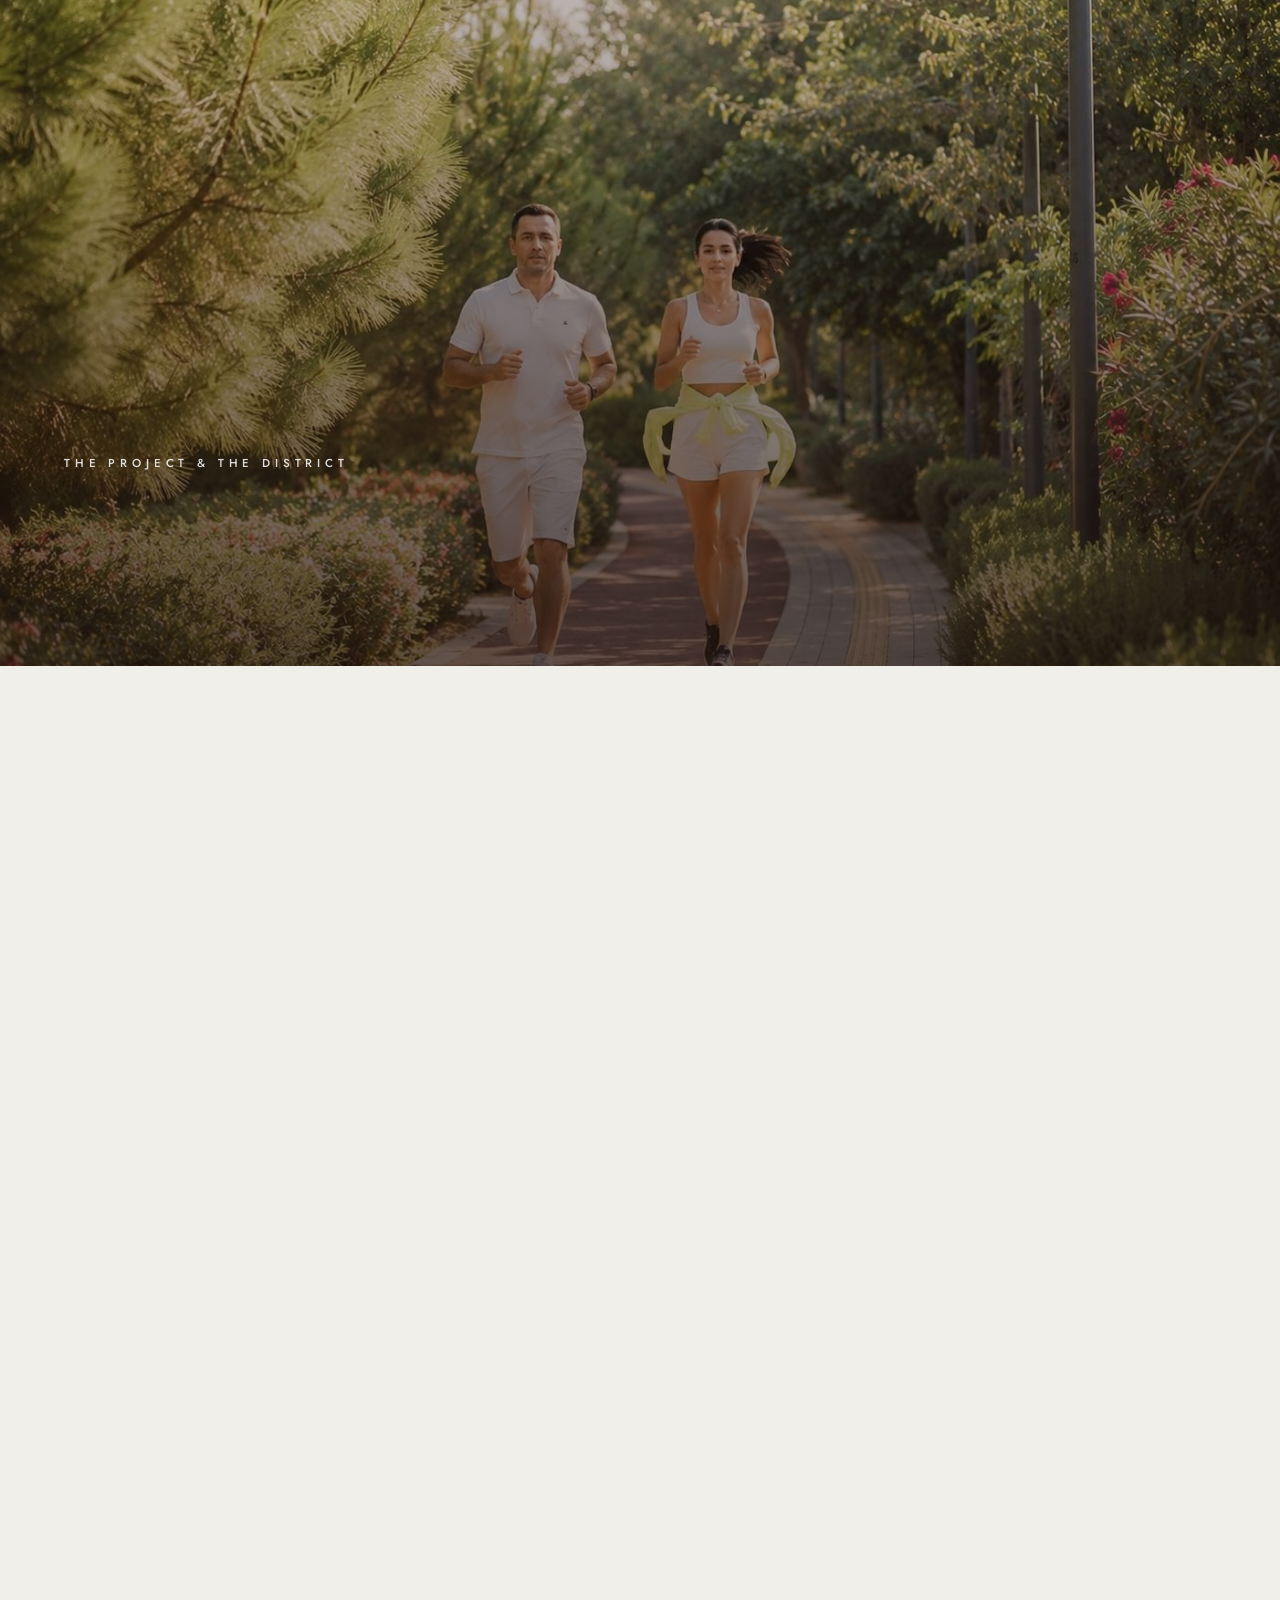
<file: about.html>
<!DOCTYPE html>
<html lang="en">
<head>
<meta charset="UTF-8">
<meta name="viewport" content="width=device-width,initial-scale=1">
<title>About — The Project &amp; the District | ArtSqr</title>
<meta name="description" content="About ArtSqr — the project, the developer and the history of its central Limassol district.">
<link rel="preconnect" href="https://fonts.googleapis.com">
<link rel="preconnect" href="https://fonts.gstatic.com" crossorigin>
<link href="https://fonts.googleapis.com/css2?family=Cormorant+Garamond:wght@400;500;600&family=Jost:wght@300;400;500;600&display=swap" rel="stylesheet">
<link rel="stylesheet" href="css/styles.css">
</head>
<body data-page="about">
<div data-include="header"></div>

<section class="page-hero">
  <img src="assets/building-dusk.jpg" alt="ArtSqr in central Limassol">
  <div class="page-hero__in">
    <p class="eyebrow" data-reveal>The project &amp; the district</p>
    <h1 class="display" style="margin-top:14px" data-reveal data-reveal-d="1">A privileged cluster<br>in central Limassol</h1>
  </div>
</section>

<section class="pad bg-cream">
  <div class="container" style="display:grid;grid-template-columns:1fr 1fr;gap:clamp(28px,5vw,70px);align-items:start">
    <div data-reveal>
      <span class="eyebrow" style="color:var(--brick)">The project</span>
      <h2 class="display" style="margin-top:16px">ArtSqr</h2>
      <div class="prose" style="margin-top:20px">
        <p>ArtSqr is a boutique residence of just twenty-four homes, organised around a
        1,700 m² private courtyard and a permanent mural by the artist Millo. It is developed
        by Makespace Development as a single, considered gesture rather than a stack of units.</p>
        <p>Every residence — from the one-bedroom to the 250 m² penthouse — shares the same
        architectural identity: floor-to-ceiling glass, quiet building systems and direct
        access to the courtyard at the heart of the block.</p>
      </div>
    </div>
    <div data-reveal data-reveal-d="1">
      <span class="eyebrow" style="color:var(--brick)">The district</span>
      <h2 class="display" style="margin-top:16px">A history worth living in</h2>
      <div class="prose" style="margin-top:20px">
        <p>The neighbourhood sits within walking distance of Limassol's Old Town — a quarter
        shaped over centuries by traders, churches and the sea. Narrow streets of the Church
        mile give way to the marina and the seafront promenade, while a short drive reaches
        international schools, the airport and the wine country inland.</p>
        <p>Once a working district of warehouses and workshops, it has become one of the city's
        most quietly desirable addresses — central, walkable and connected, yet residential
        in character.</p>
      </div>
    </div>
  </div>
</section>

<section class="pad-sm bg-cream">
  <div class="container">
    <div class="gal" data-reveal>
      <img class="span2" src="assets/promenade-people.jpg" alt="The seafront promenade">
      <img src="assets/building-mural-2.jpg" alt="District character">
      <img src="assets/courtyard-aerial.jpg" alt="The courtyard">
      <img src="assets/rooftop-terrace.jpg" alt="Rooftop">
    </div>
  </div>
</section>

<!-- location + map -->
<section class="pad bg-paper">
  <div class="container location">
    <div data-reveal>
      <span class="eyebrow" style="color:var(--brick)">Quietly connected</span>
      <h2 class="display" style="margin-top:16px">Central Limassol,<br>quietly connected</h2>
      <ol class="loc-list">
        <li><span class="idx">1.</span><span class="nm">Seafront promenade</span><span class="dt">4 min walk</span></li>
        <li><span class="idx">2.</span><span class="nm">Limassol Marina</span><span class="dt">9 min walk</span></li>
        <li><span class="idx">3.</span><span class="nm">Old Town &amp; Church mile</span><span class="dt">7 min walk</span></li>
        <li><span class="idx">4.</span><span class="nm">The English School</span><span class="dt">6 min drive</span></li>
        <li><span class="idx">5.</span><span class="nm">Paphos Airport</span><span class="dt">35 min drive</span></li>
      </ol>
    </div>
    <div class="map-wrap" data-reveal data-reveal-d="1">
      <img src="assets/district-map.jpg" alt="District map">
      <span class="map-pin"></span>
      <span class="map-note">Indicative map · to be redrawn</span>
    </div>
  </div>
</section>

<div data-include="footer"></div>
<div data-include="modals"></div>
<script src="js/main.js"></script>
</body>
</html>
</file>
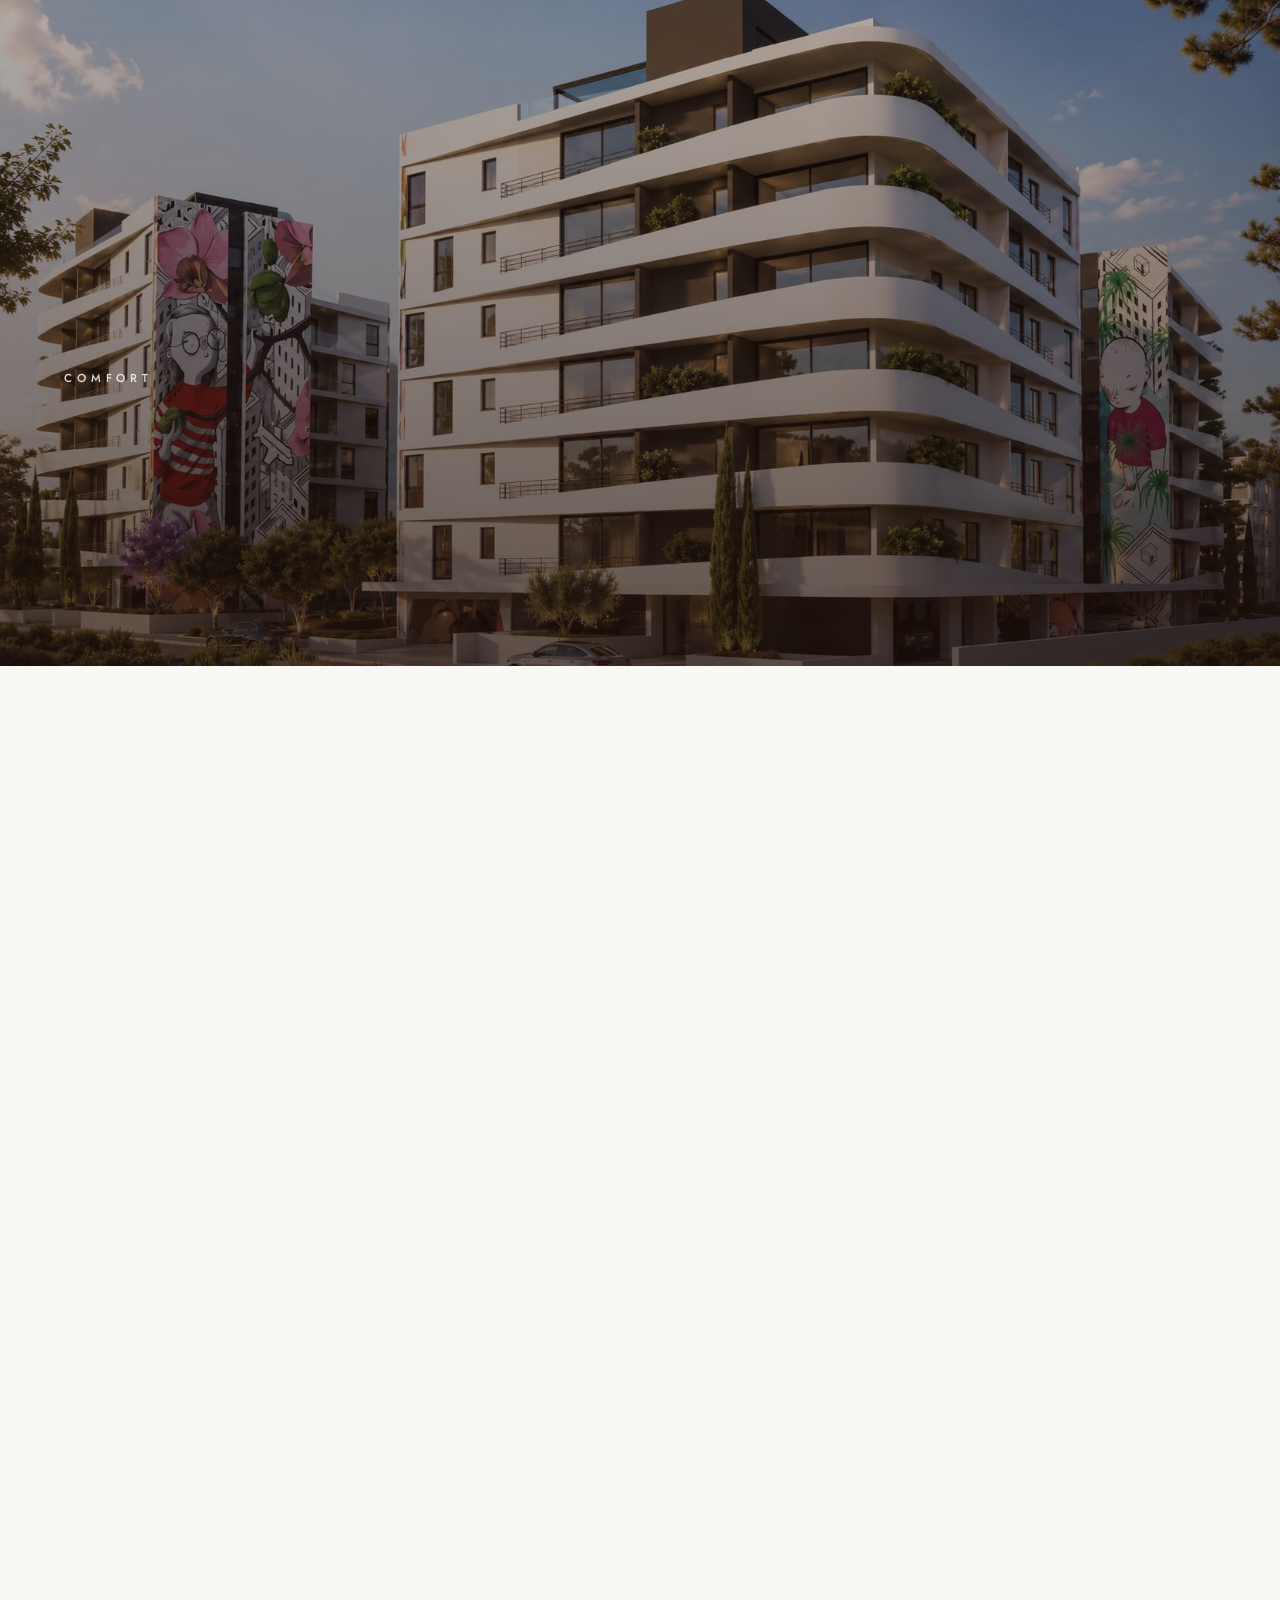
<file: amenities.html>
<!DOCTYPE html>
<html lang="en">
<head>
<meta charset="UTF-8">
<meta name="viewport" content="width=device-width,initial-scale=1">
<title>Amenities — Comfort You Don't Need to Think About | ArtSqr</title>
<meta name="description" content="ArtSqr amenities — underfloor heating, VRF air conditioning, solar & PV panels, Energy Class A and floor-to-ceiling windows, plus a private courtyard and lap pool.">
<link rel="preconnect" href="https://fonts.googleapis.com">
<link rel="preconnect" href="https://fonts.gstatic.com" crossorigin>
<link href="https://fonts.googleapis.com/css2?family=Cormorant+Garamond:wght@400;500;600&family=Jost:wght@300;400;500;600&display=swap" rel="stylesheet">
<link rel="stylesheet" href="css/styles.css">
</head>
<body data-page="amenities">
<div data-include="header"></div>

<section class="page-hero">
  <img src="assets/rooftop-terrace.jpg" alt="ArtSqr amenities">
  <div class="page-hero__in">
    <p class="eyebrow" data-reveal>Comfort</p>
    <h1 class="display" style="margin-top:14px" data-reveal data-reveal-d="1">Comfort you don't<br>need to think about</h1>
    <p class="lede" style="color:#f0e3da;margin-top:16px" data-reveal data-reveal-d="2">
      The systems behind the walls are considered so the surfaces in front of them stay quiet.
    </p>
  </div>
</section>

<!-- hover-expand systems (each section grows to the side and shows more text) -->
<section class="pad-sm bg-paper">
  <div class="container center" style="margin-bottom:30px">
    <span class="eyebrow" style="color:var(--brick)" data-reveal>Building systems</span>
    <p class="lede center" style="margin:14px auto 0" data-reveal data-reveal-d="1"><em>Hover a system — it expands to reveal the detail.</em></p>
  </div>
  <div class="am-row" data-reveal>
    <div class="am-card">
      <div class="ic">❉</div><span class="tag">01</span>
      <h4>Underfloor heating</h4>
      <div class="more">Whole-floor radiant warmth across every residence — even, silent and invisible, with no radiators to design around. Each zone is independently controlled for true room-by-room comfort.</div>
    </div>
    <div class="am-card">
      <div class="ic">❋</div><span class="tag">02</span>
      <h4>VRF air conditioning</h4>
      <div class="more">Variable-refrigerant climate control adapts room by room and recovers energy between spaces, cooling one side of the home while warming another with almost no waste.</div>
    </div>
    <div class="am-card">
      <div class="ic">☀</div><span class="tag">03</span>
      <h4>Solar &amp; PV panels</h4>
      <div class="more">On-site photovoltaics feed the common areas and shared services, cutting the running cost of the whole building and lowering its carbon footprint year-round.</div>
    </div>
    <div class="am-card">
      <div class="ic">▲</div><span class="tag">04</span>
      <h4>Energy class A</h4>
      <div class="more">The highest efficiency rating — better comfort, lower bills and a smaller footprint, achieved through insulation, glazing and mechanical systems working as one.</div>
    </div>
    <div class="am-card">
      <div class="ic">▢</div><span class="tag">05</span>
      <h4>Floor-to-ceiling windows</h4>
      <div class="more">Triple-glazed, thermally broken glazing fills each home with Mediterranean light while keeping interiors serene, private and acoustically calm.</div>
    </div>
  </div>
</section>

<!-- Courtyard & lifestyle -->
<section class="pad bg-charcoal">
  <div class="container">
    <div class="center" style="margin-bottom:46px">
      <span class="eyebrow" style="color:#e9c7b9" data-reveal>The courtyard</span>
      <h2 class="display" style="margin-top:16px;color:#fff" data-reveal data-reveal-d="1">A private courtyard,<br>an extension of home</h2>
    </div>
    <div class="feature__media" style="aspect-ratio:21/9" data-reveal><img src="assets/courtyard-aerial.jpg" alt="Private courtyard"></div>
    <div class="stat-grid" style="grid-template-columns:repeat(4,1fr);margin-top:44px;color:#fff" data-reveal data-reveal-d="1">
      <div class="stat"><div class="n">1,700 m²</div><div class="l" style="color:#b9b1a8">Courtyard garden</div></div>
      <div class="stat"><div class="n">22 m</div><div class="l" style="color:#b9b1a8">Lap pool</div></div>
      <div class="stat"><div class="n">Only 24</div><div class="l" style="color:#b9b1a8">Residents</div></div>
      <div class="stat"><div class="n">24/7</div><div class="l" style="color:#b9b1a8">Concierge &amp; security</div></div>
    </div>
  </div>
</section>

<section class="pad-sm bg-cream center">
  <div class="container" data-reveal>
    <button class="btn btn--brick" data-modal="brochure">Request the full amenities brochure</button>
  </div>
</section>

<div data-include="footer"></div>
<div data-include="modals"></div>
<script src="js/main.js"></script>
</body>
</html>
</file>
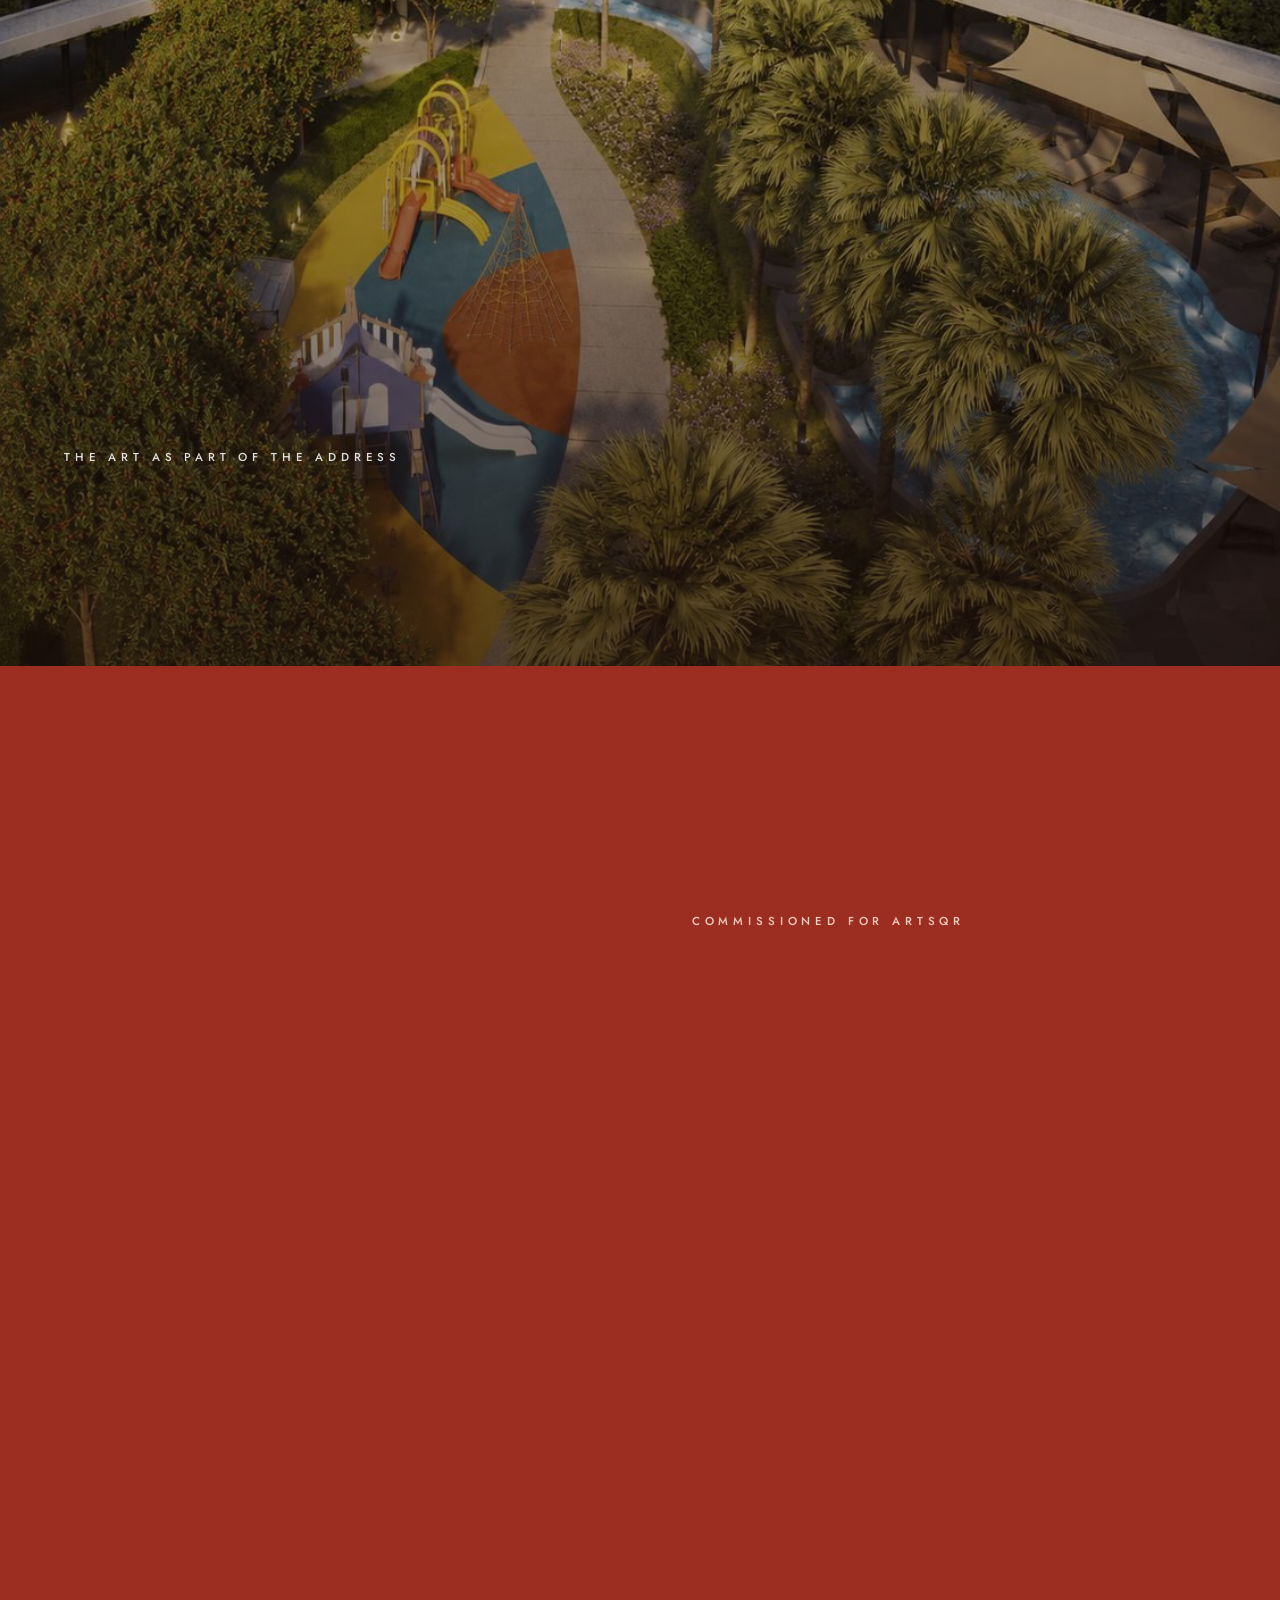
<file: art.html>
<!DOCTYPE html>
<html lang="en">
<head>
<meta charset="UTF-8">
<meta name="viewport" content="width=device-width,initial-scale=1">
<title>The Art &amp; Mural — Art by Millo | ArtSqr</title>
<meta name="description" content="The art as part of the address — a monumental mural by Italian artist Millo folds the ArtSqr courtyard into a private gallery.">
<link rel="preconnect" href="https://fonts.googleapis.com">
<link rel="preconnect" href="https://fonts.gstatic.com" crossorigin>
<link href="https://fonts.googleapis.com/css2?family=Cormorant+Garamond:wght@400;500;600&family=Jost:wght@300;400;500;600&display=swap" rel="stylesheet">
<link rel="stylesheet" href="css/styles.css">
</head>
<body data-page="art">
<div data-include="header"></div>

<section class="page-hero">
  <img src="assets/building-mural.jpg" alt="The mural by Millo">
  <div class="page-hero__in">
    <p class="eyebrow" data-reveal>The art as part of the address</p>
    <h1 class="display" style="margin-top:14px" data-reveal data-reveal-d="1">Art by Millo</h1>
    <p class="lede" style="color:#f0e3da;margin-top:16px" data-reveal data-reveal-d="2">
      Signature murals as residential identity — a private gallery you live beside.
    </p>
  </div>
</section>

<section class="pad bg-brick on-brick">
  <div class="container art-feature">
    <div class="art-stack" data-reveal>
      <img class="tall" src="assets/millo-artist.jpg" alt="Millo at work">
      <img src="assets/building-mural-2.jpg" alt="Mural detail">
      <img src="assets/building-dusk.jpg" alt="The building at dusk">
    </div>
    <div class="art-text">
      <span class="eyebrow" style="color:#f3cdbd">Commissioned for ArtSqr</span>
      <h2 class="display" style="margin-top:16px" data-reveal>A monumental line, folded into home</h2>
      <p class="lede" data-reveal data-reveal-d="1">
        Commissioned from the Italian muralist <strong>Millo</strong>, a single monumental
        line-drawing folds the inner courtyard into a private gallery. Known for his vast,
        graphic black-and-white figures set against pops of colour, Millo treats the façade
        as a canvas and the residents as its only audience.
      </p>
      <p class="lede" data-reveal data-reveal-d="2">
        Residents do not visit the work — they live beside it. The mural turns an everyday
        address into a piece of the city's cultural map.
      </p>
    </div>
  </div>
</section>

<section class="pad bg-cream">
  <div class="container">
    <div class="center" style="margin-bottom:44px">
      <span class="eyebrow" style="color:var(--brick)" data-reveal>The story</span>
      <h2 class="display" style="margin-top:16px" data-reveal data-reveal-d="1">The art as part of the address</h2>
    </div>
    <div class="prose two-col" style="max-width:none" data-reveal>
      <p>Public art usually belongs to everyone and no one. At ArtSqr the relationship is
      reversed: a single, permanent work is woven into the building itself, framed by the
      courtyard so that it becomes part of the daily rhythm of the residence rather than a
      destination to be sought out.</p>
      <p>Millo's practice spans continents and façades many storeys tall. His figures are
      tender and oversized, quietly commenting on how people inhabit cities. Here, that
      sensibility is turned inward — toward the twenty-four families who share the courtyard.</p>
      <p>The result is an address with a cultural signature: a home that is also a landmark,
      and a mural that ages alongside the people who live with it.</p>
    </div>
    <div class="center" style="margin-top:46px" data-reveal>
      <button class="btn btn--brick" data-modal="viewing">Book a private viewing</button>
    </div>
  </div>
</section>

<div data-include="footer"></div>
<div data-include="modals"></div>
<script src="js/main.js"></script>
</body>
</html>
</file>
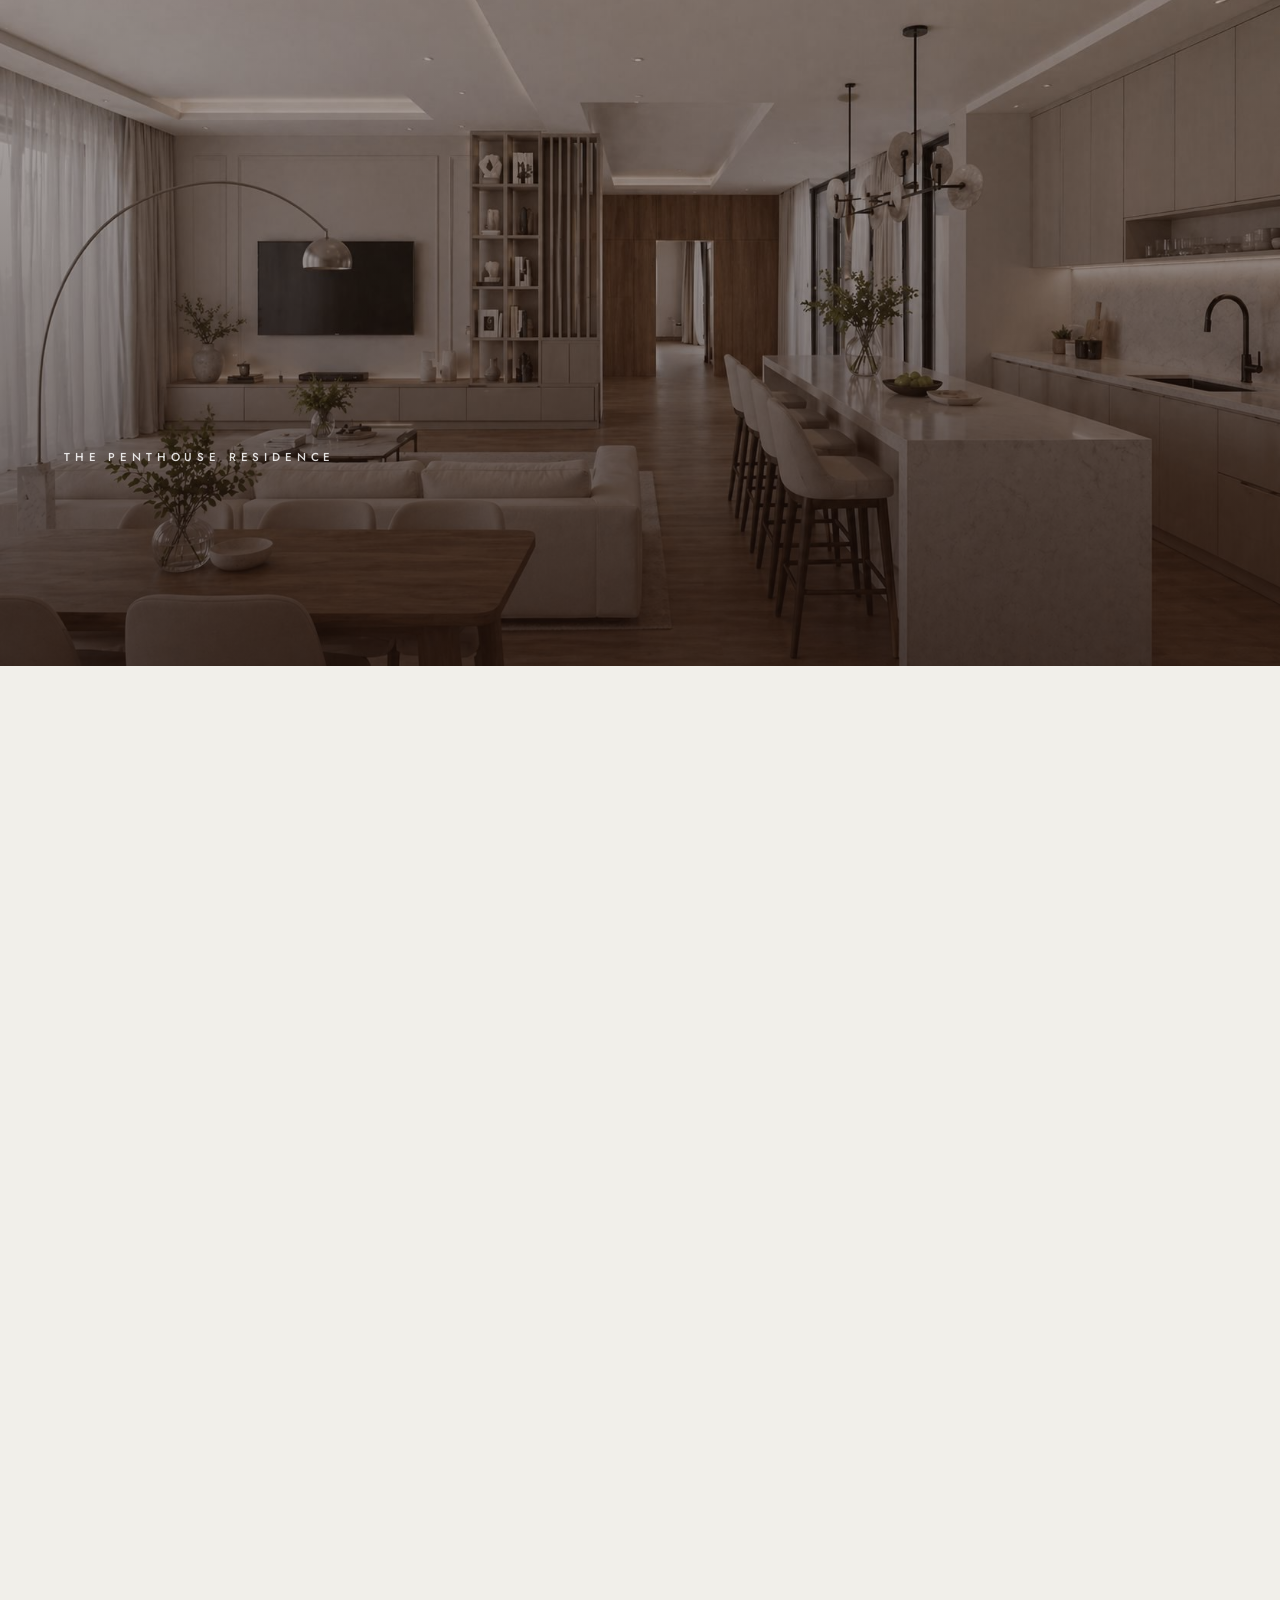
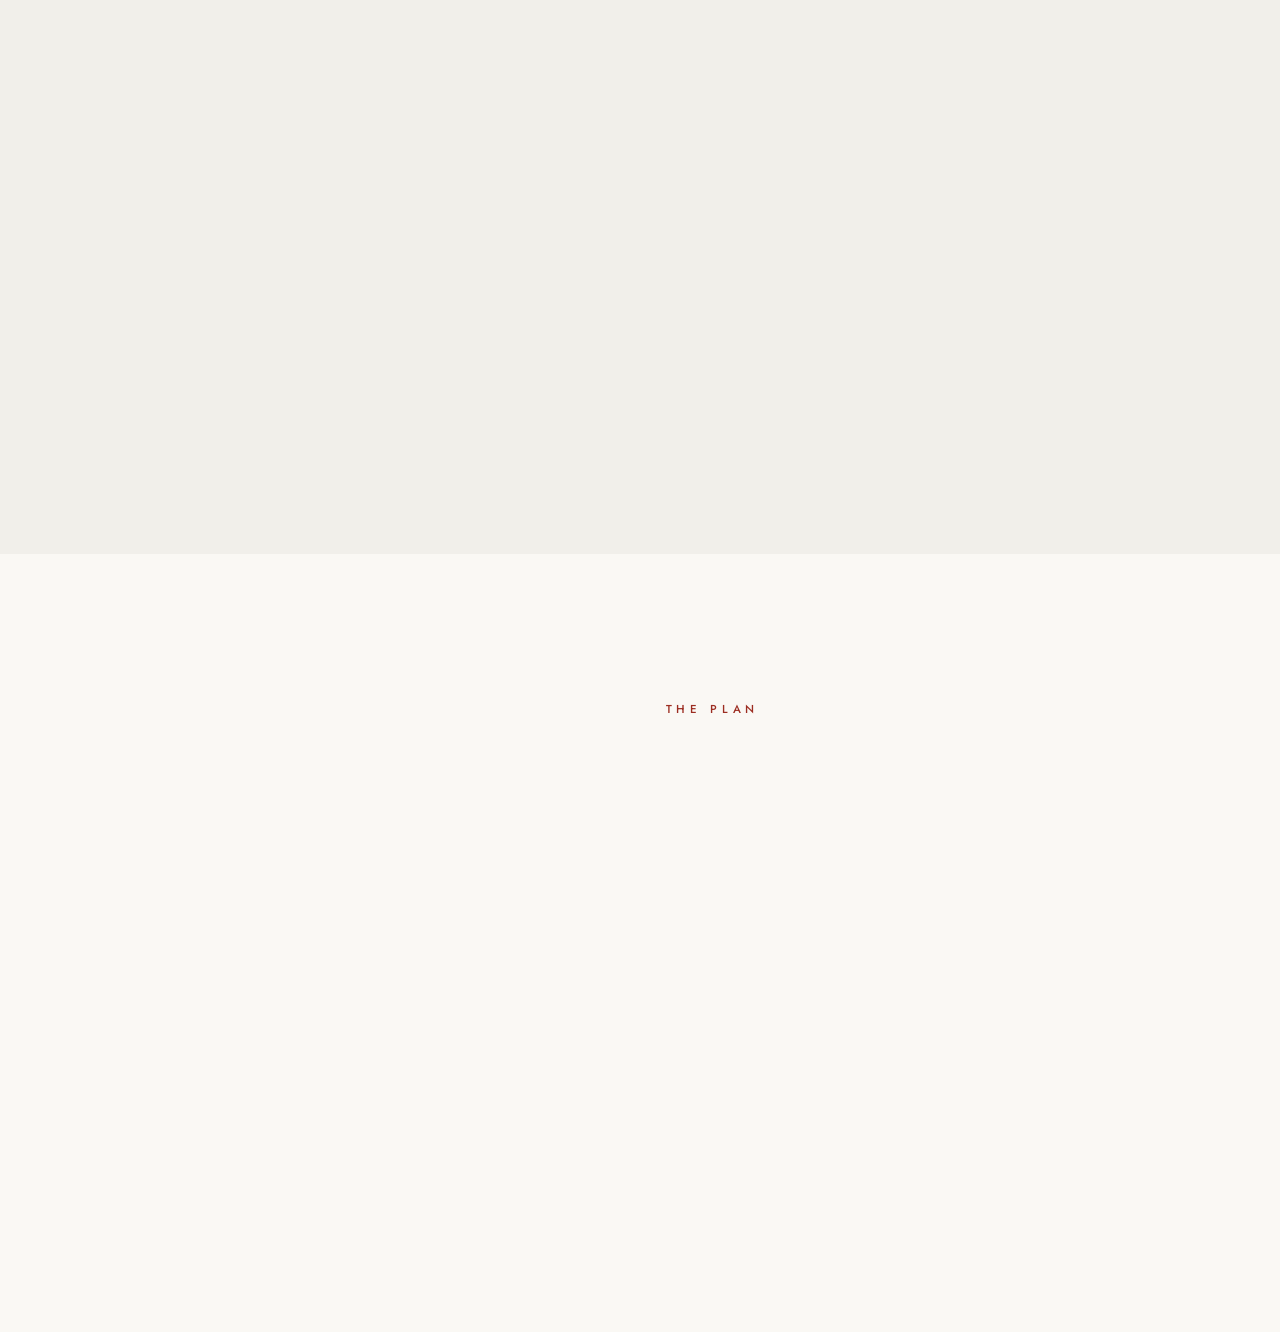
<file: penthouse.html>
<!DOCTYPE html>
<html lang="en">
<head>
<meta charset="UTF-8">
<meta name="viewport" content="width=device-width,initial-scale=1">
<title>The Penthouse Residence — 250 m² Above Limassol | ArtSqr</title>
<meta name="description" content="The Penthouse Residence at ArtSqr — 250+ m² with a 127 m² private roof garden above central Limassol.">
<link rel="preconnect" href="https://fonts.googleapis.com">
<link rel="preconnect" href="https://fonts.gstatic.com" crossorigin>
<link href="https://fonts.googleapis.com/css2?family=Cormorant+Garamond:wght@400;500;600&family=Jost:wght@300;400;500;600&display=swap" rel="stylesheet">
<link rel="stylesheet" href="css/styles.css">
</head>
<body data-page="penthouse">
<div data-include="header"></div>

<section class="page-hero">
  <img src="assets/penthouse-pool.jpg" alt="The Penthouse Residence">
  <div class="page-hero__in">
    <p class="eyebrow" data-reveal>The Penthouse Residence</p>
    <h1 class="display" style="margin-top:14px" data-reveal data-reveal-d="1">250 m² above Limassol</h1>
    <p class="lede" style="color:#f0e3da;margin-top:16px" data-reveal data-reveal-d="2">
      The crown of ArtSqr — a single home that owns the skyline, wrapped by a private roof garden.
    </p>
  </div>
</section>

<section class="pad bg-cream">
  <div class="container">
    <div class="stat-grid" style="grid-template-columns:repeat(4,1fr)" data-reveal>
      <div class="stat"><div class="n">250+ m²</div><div class="l">Total area</div></div>
      <div class="stat"><div class="n">200 m²</div><div class="l">Indoor area</div></div>
      <div class="stat"><div class="n">50 m²</div><div class="l">Veranda</div></div>
      <div class="stat"><div class="n">127 m²</div><div class="l">Roof garden</div></div>
    </div>
    <p class="prose" style="margin-top:40px" data-reveal data-reveal-d="1">
      Beyond the residence itself, a 22 m lap pool, a 127 m² roof garden and uninterrupted
      sea views make this the highest expression of life at ArtSqr. The plan is organised
      around an open living core, with bedrooms set quietly to the side and the roof garden
      reading as a second living room under the sky.
    </p>
  </div>
</section>

<section class="pad-sm bg-cream">
  <div class="container">
    <div class="gal" data-reveal>
      <img class="span2" src="assets/interior-sunset.jpg" alt="Penthouse living at sunset">
      <img src="assets/interior-bedroom.jpg" alt="Penthouse bedroom">
      <img src="assets/bathroom-a.jpg" alt="Penthouse en-suite">
      <img src="assets/rooftop-terrace.jpg" alt="Roof garden terrace">
      <img src="assets/roof-garden.jpg" alt="Roof garden and pool">
    </div>
  </div>
</section>

<section class="pad bg-paper">
  <div class="container feature">
    <div class="feature__media" data-reveal><img src="assets/floorplan-penthouse.jpg" alt="Penthouse floor plan"></div>
    <div>
      <span class="eyebrow" style="color:var(--brick)">The plan</span>
      <h2 class="display" style="margin-top:16px" data-reveal>A home that owns the skyline</h2>
      <div class="stat-grid" data-reveal data-reveal-d="1">
        <div class="stat"><div class="n">22 m</div><div class="l">Private lap pool</div></div>
        <div class="stat"><div class="n">3</div><div class="l">En-suite bedrooms</div></div>
        <div class="stat"><div class="n">2</div><div class="l">Private parking</div></div>
        <div class="stat"><div class="n">360°</div><div class="l">Sea &amp; city views</div></div>
      </div>
      <div class="cta-actions" style="justify-content:flex-start" data-reveal data-reveal-d="2">
        <button class="btn btn--solid" data-modal="brochure">Request brochure</button>
        <button class="btn" data-modal="viewing">Book a viewing</button>
      </div>
    </div>
  </div>
</section>

<div data-include="footer"></div>
<div data-include="modals"></div>
<script src="js/main.js"></script>
</body>
</html>
</file>
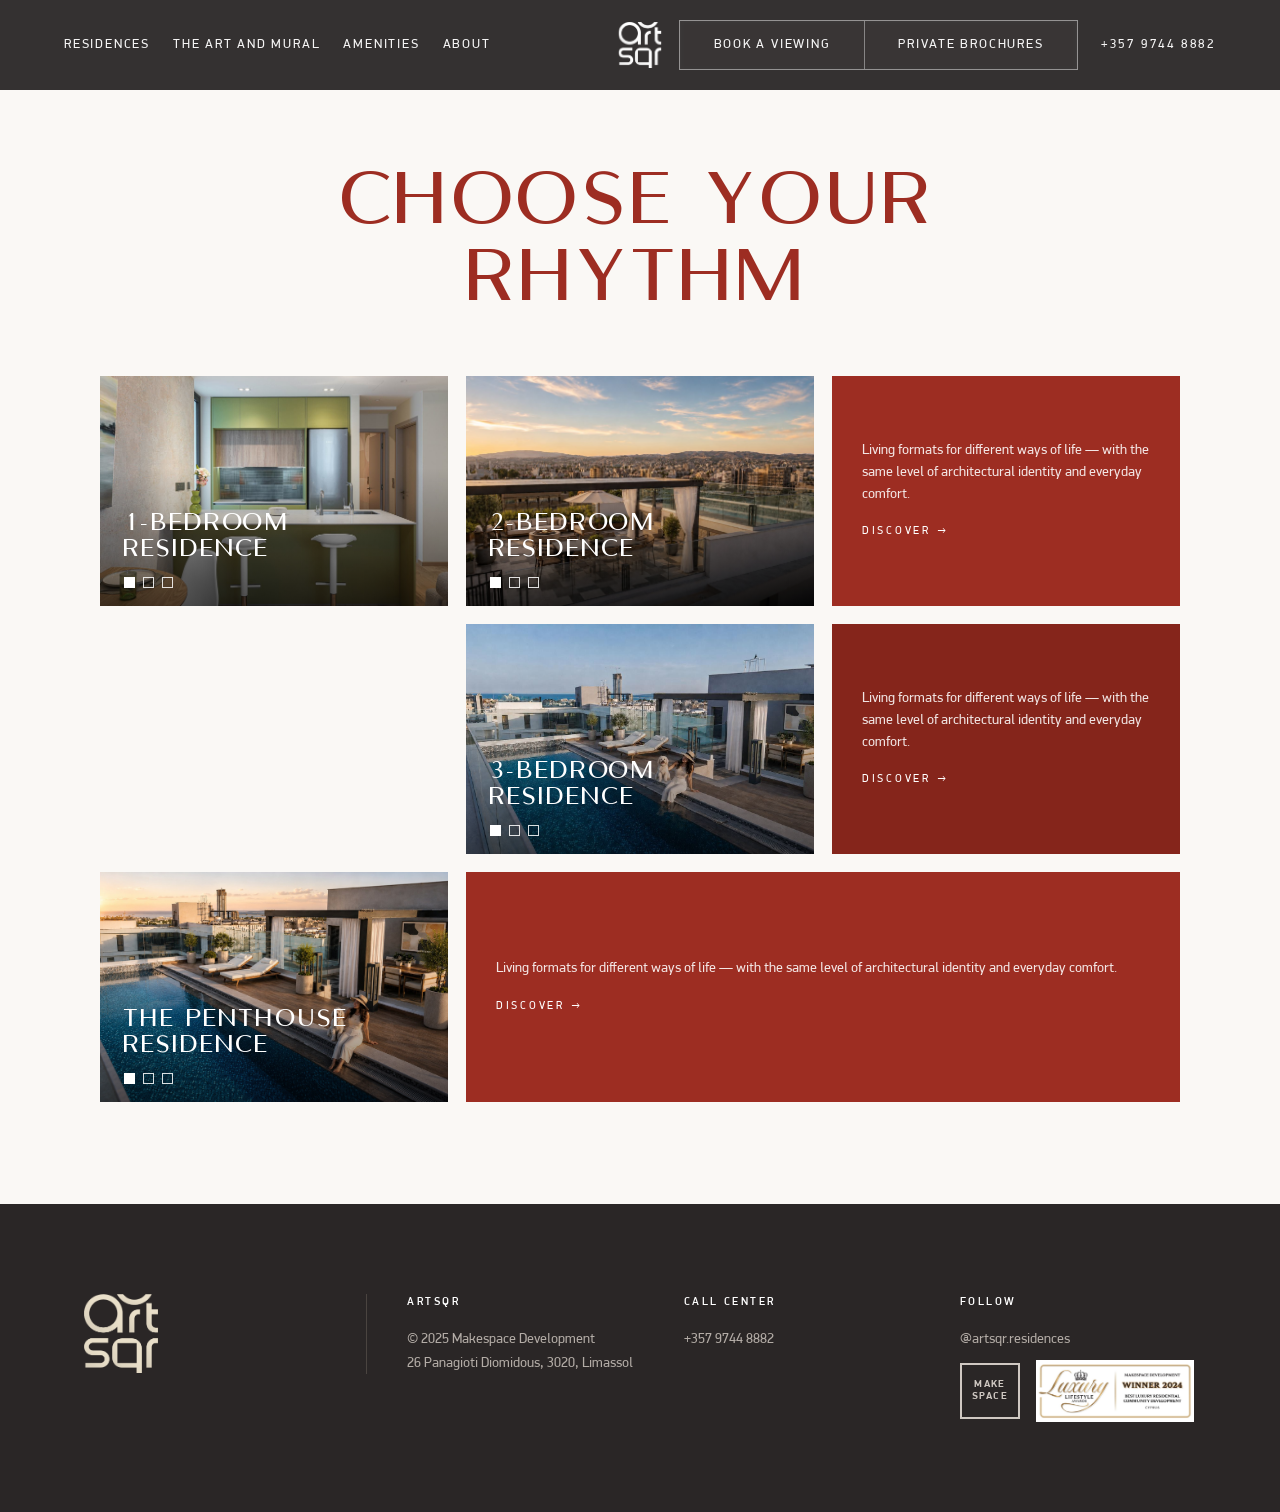
<file: residences.html>
<!DOCTYPE html>
<html lang="en">
<head>
<meta charset="UTF-8">
<meta name="viewport" content="width=device-width, initial-scale=1.0">
<title>Choose your rhythm — ARTSQR Residences, Limassol</title>
<meta name="description" content="Living formats for different ways of life — 1, 2 and 3-bedroom residences and the Penthouse at ARTSQR, Limassol.">
<link rel="preconnect" href="https://fonts.googleapis.com">
<link rel="preconnect" href="https://fonts.gstatic.com" crossorigin>
<link rel="stylesheet" href="css/style.css">
</head>
<body>

<!-- ================= HEADER ================= -->
<header class="site-header scrolled" id="header">
  <nav class="nav-left">
    <a href="residences.html">Residences</a>
    <a href="index.html#art">The Art and Mural</a>
    <a href="index.html#amenities">Amenities</a>
    <a href="index.html#about">About</a>
  </nav>
  <a href="index.html" class="logo" aria-label="ARTSQR"><span class="logo-mark"></span></a>
  <div class="nav-right">
    <div class="nav-actions">
      <a href="index.html#contact">Book a viewing</a>
      <span class="nav-actions__div"></span>
      <a href="index.html#contact">Private brochures</a>
    </div>
    <span class="num">+357 9744 8882</span>
  </div>
  <button class="nav-toggle" id="navToggle" aria-label="Menu"><span></span><span></span><span></span></button>
</header>

<!-- ================= RESIDENCES GRID ================= -->
<section class="section--paper">
  <div class="wrap res-hero">
    <h1 class="display">Choose your<br>rhythm</h1>
  </div>
  <div class="wrap">
    <div class="res-grid">
      <div class="res-card res-slider gp-a" data-interval="4000">
        <div class="slides">
          <img class="slide is-active" src="assets/img/rhythm-kitchen.jpg" alt="1-bedroom Residence">
          <img class="slide" src="assets/img/comfort-living.jpg" alt="" loading="lazy">
          <img class="slide" src="assets/img/family-bath.jpg" alt="" loading="lazy">
        </div>
        <span class="name">1-bedroom<br>Residence</span>
        <div class="dots" aria-label="Change image">
          <button class="dot is-active" type="button" aria-label="Image 1"></button>
          <button class="dot" type="button" aria-label="Image 2"></button>
          <button class="dot" type="button" aria-label="Image 3"></button>
        </div>
      </div>

      <div class="res-card res-slider gp-b" data-interval="4600">
        <div class="slides">
          <img class="slide is-active" src="assets/img/res-2bed.jpg" alt="2-bedroom Residence">
          <img class="slide" src="assets/img/penthouse-living.jpg" alt="" loading="lazy">
          <img class="slide" src="assets/img/family-indoor.jpg" alt="" loading="lazy">
        </div>
        <span class="name">2-bedroom<br>Residence</span>
        <div class="dots" aria-label="Change image">
          <button class="dot is-active" type="button" aria-label="Image 1"></button>
          <button class="dot" type="button" aria-label="Image 2"></button>
          <button class="dot" type="button" aria-label="Image 3"></button>
        </div>
      </div>

      <div class="res-card res-card--red gp-c">
        <p>Living formats for different ways of life — with the same level of architectural identity and everyday comfort.</p>
        <a href="#" class="link-arrow" style="color:#fff">Discover →</a>
      </div>

      <div class="res-card res-slider gp-d" data-interval="5200">
        <div class="slides">
          <img class="slide is-active" src="assets/img/res-3bed.jpg" alt="3-bedroom Residence">
          <img class="slide" src="assets/img/family-living.jpg" alt="" loading="lazy">
          <img class="slide" src="assets/img/family-bedroom.jpg" alt="" loading="lazy">
        </div>
        <span class="name">3-bedroom<br>Residence</span>
        <div class="dots" aria-label="Change image">
          <button class="dot is-active" type="button" aria-label="Image 1"></button>
          <button class="dot" type="button" aria-label="Image 2"></button>
          <button class="dot" type="button" aria-label="Image 3"></button>
        </div>
      </div>

      <div class="res-card res-card--red res-card--reddark gp-e">
        <p>Living formats for different ways of life — with the same level of architectural identity and everyday comfort.</p>
        <a href="#" class="link-arrow" style="color:#fff">Discover →</a>
      </div>

      <div class="res-card res-slider gp-f" data-interval="4400">
        <div class="slides">
          <img class="slide is-active" src="assets/img/penthouse-pool.jpg" alt="The Penthouse Residence">
          <img class="slide" src="assets/img/penthouse-roof.jpg" alt="" loading="lazy">
          <img class="slide" src="assets/img/garden-pool.jpg" alt="" loading="lazy">
        </div>
        <span class="name">The Penthouse<br>Residence</span>
        <div class="dots" aria-label="Change image">
          <button class="dot is-active" type="button" aria-label="Image 1"></button>
          <button class="dot" type="button" aria-label="Image 2"></button>
          <button class="dot" type="button" aria-label="Image 3"></button>
        </div>
      </div>

      <div class="res-card res-card--red gp-g">
        <p>Living formats for different ways of life — with the same level of architectural identity and everyday comfort.</p>
        <a href="index.html#contact" class="link-arrow" style="color:#fff">Discover →</a>
      </div>
    </div>
  </div>
</section>

<!-- ================= FOOTER ================= -->
<footer class="footer">
  <div class="wrap">
    <div class="footer-grid">
      <div class="flogo" aria-label="ARTSQR"><span class="logo-mark"></span></div>
      <div>
        <h5>ARTSQR</h5>
        <p>© 2025 Makespace Development<br>26 Panagioti Diomidous, 3020, Limassol</p>
      </div>
      <div>
        <h5>Call center</h5>
        <p>+357 9744 8882</p>
      </div>
      <div>
        <h5>Follow</h5>
        <p><a href="#">@artsqr.residences</a></p>
        <div class="footer-badges">
          <div class="makespace">MAKE<br>SPACE</div>
          <img src="assets/img/badge.png" alt="Luxury Lifestyle Award — Winner 2024">
        </div>
      </div>
    </div>
  </div>
</footer>

<script src="js/main.js"></script>
</body>
</html>
</file>
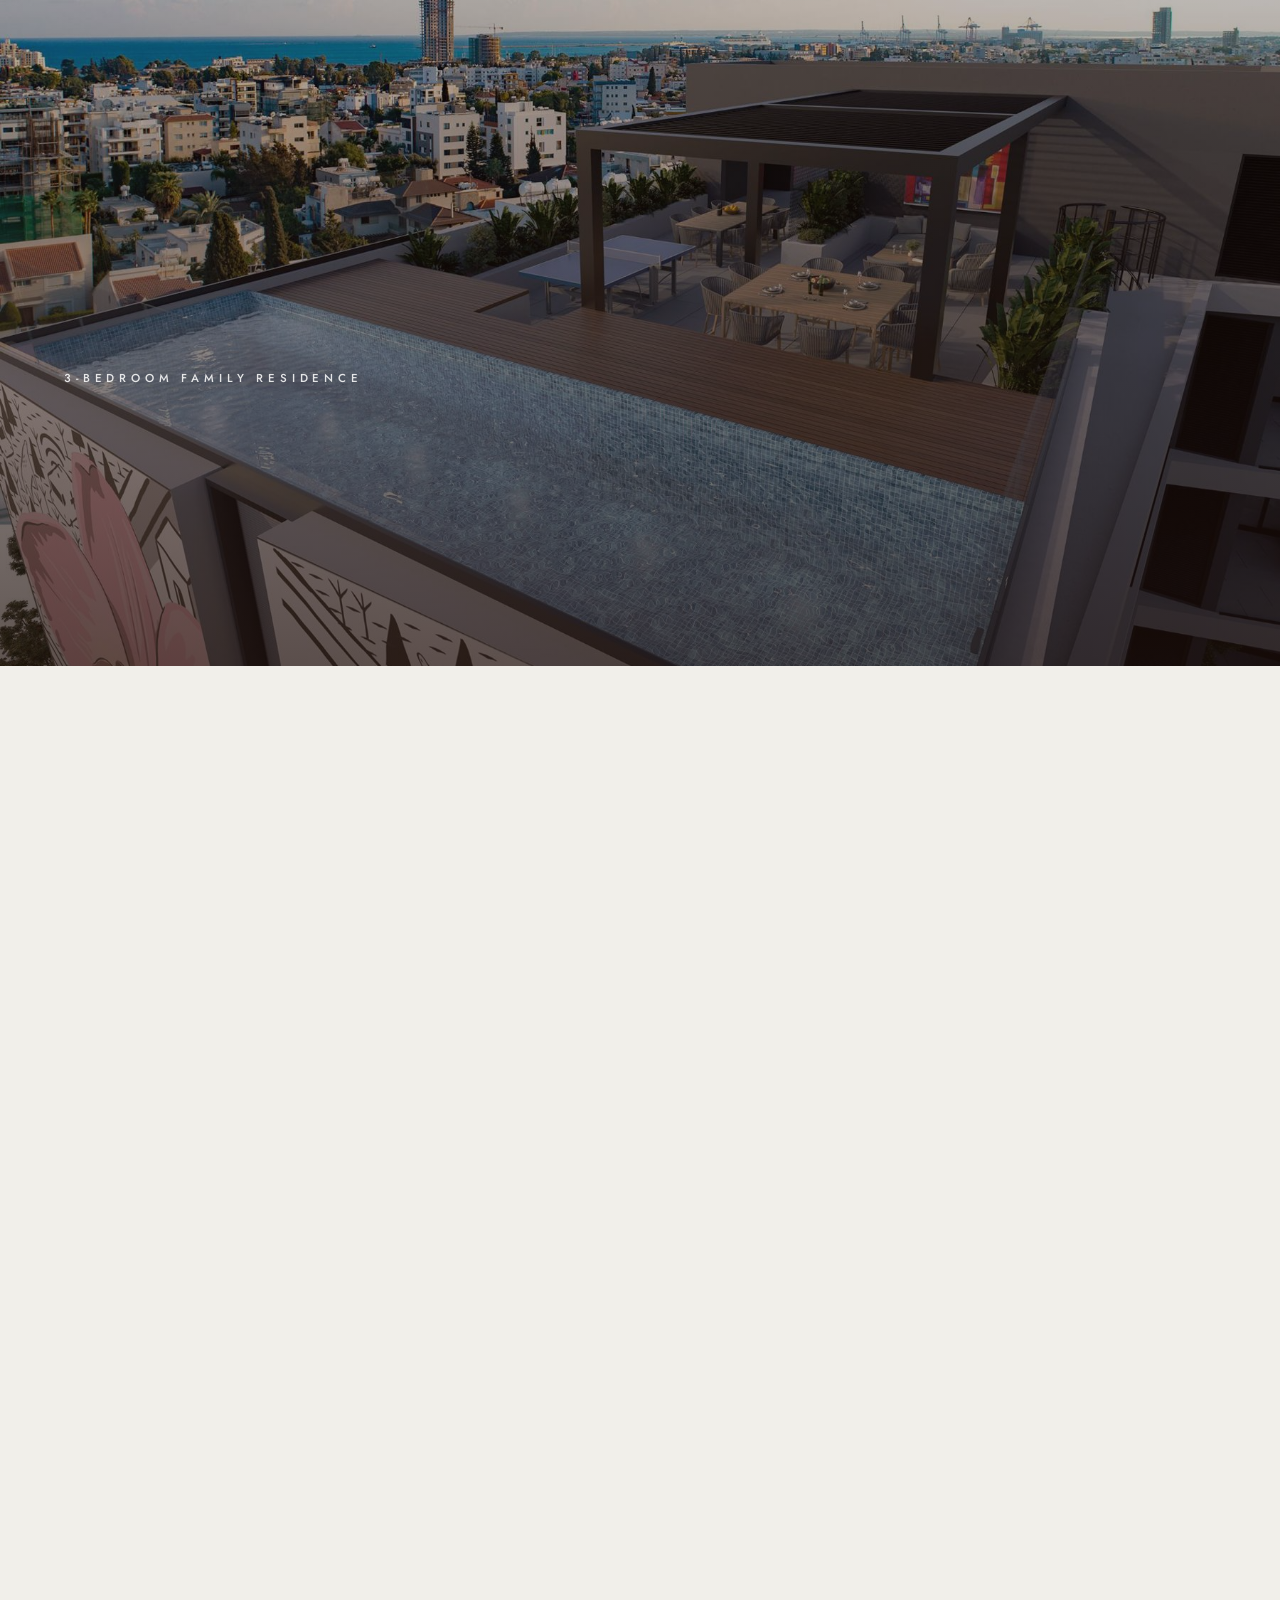
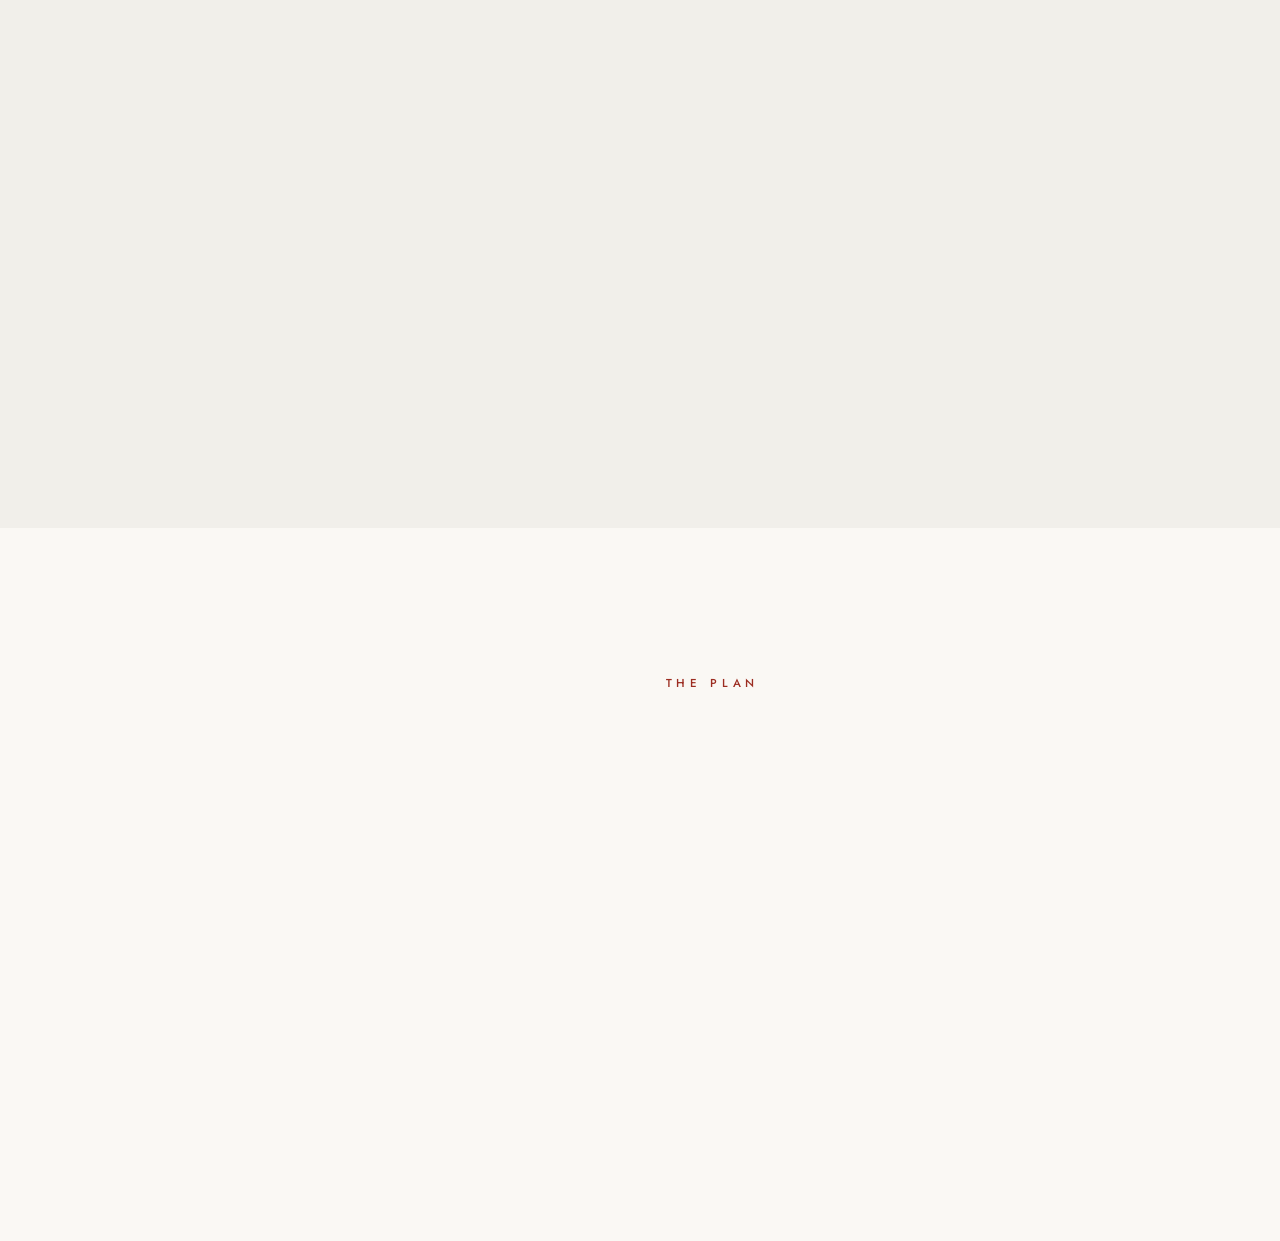
<file: three-bedroom.html>
<!DOCTYPE html>
<html lang="en">
<head>
<meta charset="UTF-8">
<meta name="viewport" content="width=device-width,initial-scale=1">
<title>3-Bedroom Family Residence — 165 m² | ArtSqr</title>
<meta name="description" content="The 3-Bedroom Family Residence at ArtSqr — 165 m² for a fuller way of living, with a private veranda and two parking spaces.">
<link rel="preconnect" href="https://fonts.googleapis.com">
<link rel="preconnect" href="https://fonts.gstatic.com" crossorigin>
<link href="https://fonts.googleapis.com/css2?family=Cormorant+Garamond:wght@400;500;600&family=Jost:wght@300;400;500;600&display=swap" rel="stylesheet">
<link rel="stylesheet" href="css/styles.css">
</head>
<body data-page="three-bedroom">
<div data-include="header"></div>

<section class="page-hero">
  <img src="assets/interior-dining.jpg" alt="3-Bedroom Family Residence">
  <div class="page-hero__in">
    <p class="eyebrow" data-reveal>3-Bedroom Family Residence</p>
    <h1 class="display" style="margin-top:14px" data-reveal data-reveal-d="1">165 m² for a fuller way of living</h1>
    <p class="lede" style="color:#f0e3da;margin-top:16px" data-reveal data-reveal-d="2">
      A rare full-scale home for family and work, with the same identity as every residence at ArtSqr.
    </p>
  </div>
</section>

<section class="pad bg-cream">
  <div class="container">
    <div class="stat-grid" style="grid-template-columns:repeat(5,1fr)" data-reveal>
      <div class="stat"><div class="n">165 m²</div><div class="l">Total area</div></div>
      <div class="stat"><div class="n">137 m²</div><div class="l">Indoor area</div></div>
      <div class="stat"><div class="n">28 m²</div><div class="l">Veranda</div></div>
      <div class="stat"><div class="n">2</div><div class="l">Private parking</div></div>
      <div class="stat"><div class="n">1 + 2</div><div class="l">En-suite bathrooms</div></div>
    </div>
    <p class="prose" style="margin-top:40px" data-reveal data-reveal-d="1">
      The family residence is planned around a generous living and dining core, with three
      bedrooms set away from the social space. A 28 m² veranda extends the living room
      outdoors, and two dedicated parking spaces remove the everyday friction of city living.
    </p>
  </div>
</section>

<section class="pad-sm bg-cream">
  <div class="container">
    <div class="gal" data-reveal>
      <img class="span2" src="assets/interior-living-b.jpg" alt="Family living room">
      <img src="assets/interior-bedroom-b.jpg" alt="Bedroom">
      <img src="assets/bathroom-b.jpg" alt="En-suite bathroom">
      <img src="assets/interior-suite.jpg" alt="Master suite">
      <img src="assets/interior-media.jpg" alt="Media room">
    </div>
  </div>
</section>

<section class="pad bg-paper">
  <div class="container feature">
    <div class="feature__media" data-reveal><img src="assets/floorplan-a.jpg" alt="3-bedroom floor plan"></div>
    <div>
      <span class="eyebrow" style="color:var(--brick)">The plan</span>
      <h2 class="display" style="margin-top:16px" data-reveal>Designed for everyday life</h2>
      <div class="stat-grid" data-reveal data-reveal-d="1">
        <div class="stat"><div class="n">3</div><div class="l">Bedrooms</div></div>
        <div class="stat"><div class="n">3</div><div class="l">Bathrooms</div></div>
        <div class="stat"><div class="n">Class A</div><div class="l">Energy rating</div></div>
        <div class="stat"><div class="n">F2C</div><div class="l">Floor-to-ceiling glass</div></div>
      </div>
      <div class="cta-actions" style="justify-content:flex-start" data-reveal data-reveal-d="2">
        <button class="btn btn--solid" data-modal="brochure">Request brochure</button>
        <button class="btn" data-modal="viewing">Book a viewing</button>
      </div>
    </div>
  </div>
</section>

<div data-include="footer"></div>
<div data-include="modals"></div>
<script src="js/main.js"></script>
</body>
</html>
</file>
<file: css/style.css>
/* ===========================================================
   ARTSQR — Art-inspired residences, Limassol
   Design system
   =========================================================== */

/* Logo face only — Bellet & PF DIN are licensed and loaded locally below */
@import url('https://fonts.googleapis.com/css2?family=Comfortaa:wght@400;500;700&display=swap');

/* ---- Display face: BelletRegular ---- */
@font-face{
  font-family:'Bellet';
  src:url('../assets/fonts/Bellet-Regular.woff2') format('woff2'),
      url('../assets/fonts/Bellet-Regular.ttf')   format('truetype');
  font-weight:400;font-style:normal;font-display:swap;
}

/* ---- Text face: PF DIN (PF Din Display Pro) ---- */
@font-face{
  font-family:'PF DIN';
  src:url('../assets/fonts/PFDin-Light.woff2') format('woff2'),
      url('../assets/fonts/PFDin-Light.ttf')   format('truetype');
  font-weight:300;font-style:normal;font-display:swap;
}
@font-face{
  font-family:'PF DIN';
  src:url('../assets/fonts/PFDin-Regular.woff2') format('woff2'),
      url('../assets/fonts/PFDin-Regular.ttf')   format('truetype');
  font-weight:400;font-style:normal;font-display:swap;
}
@font-face{
  font-family:'PF DIN';
  src:url('../assets/fonts/PFDin-Medium.woff2') format('woff2'),
      url('../assets/fonts/PFDin-Medium.ttf')   format('truetype');
  font-weight:500 600;font-style:normal;font-display:swap;
}
@font-face{
  font-family:'PF DIN';
  src:url('../assets/fonts/PFDin-Bold.woff2') format('woff2'),
      url('../assets/fonts/PFDin-Bold.ttf')   format('truetype');
  font-weight:700;font-style:normal;font-display:swap;
}

:root{
  --red:        #9d2d22;
  --red-intro:  #85251b;
  --red-deep:   #85251b;
  --burgundy:   #5a1a1a;
  --band-grey:  #595959;
  --red-dark:   #6e1f17;
  --charcoal:   #2a2626;
  --cream:      #f2f2f2;
  --paper:      #faf8f5;
  --blue-band:  #deecf9;
  --grey-stat:  #f2f2f2;
  --grey-garden:#ececec;
  --peach:      #e7b78f;
  --ink:        #1d1a18;
  --muted:      #6b6560;
  --line:       rgba(255,255,255,.35);

  --serif: 'Bellet', 'Cormorant Garamond', Georgia, serif;
  --sans:  'PF DIN', 'PFDinTextPro', 'Jost', 'Helvetica Neue', Arial, sans-serif;
  --logo:  'Comfortaa', var(--sans);

  --wrap: 1240px;
  --pad: clamp(20px, 5vw, 90px);
}

*{box-sizing:border-box;margin:0;padding:0}
html{scroll-behavior:smooth}
body{
  font-family:var(--sans);
  color:var(--ink);
  background:var(--cream);
  line-height:1.6;
  -webkit-font-smoothing:antialiased;
  overflow-x:hidden;
}
img{display:block;max-width:100%;height:auto}
a{color:inherit;text-decoration:none}

.wrap{max-width:var(--wrap);margin:0 auto;padding-inline:var(--pad)}

/* ---------- Typographic helpers ---------- */
.display{
  font-family:var(--serif);
  font-weight:400;
  line-height:1.02;
  letter-spacing:.04em;
  text-transform:uppercase;
}
.eyebrow{
  font-family:var(--sans);
  font-weight:400;
  letter-spacing:.42em;
  text-transform:uppercase;
  font-size:.72rem;
}
.label{
  font-family:var(--sans);
  font-weight:400;
  letter-spacing:.28em;
  text-transform:uppercase;
  font-size:.7rem;
}
.stat-num{
  font-family:var(--serif);
  color:var(--red);
  font-weight:500;
  letter-spacing:.02em;
  font-size:clamp(1.8rem,3vw,2.4rem);
  line-height:1;
}
.stat-label{
  font-family:var(--serif);
  font-weight:500;
  letter-spacing:.14em;
  text-transform:uppercase;
  font-size:clamp(1.1rem,1.6vw,1.35rem);
  margin-top:.3rem;
}

/* ---------- Buttons ---------- */
.btn{
  display:inline-flex;align-items:center;gap:.7em;
  font-family:var(--sans);
  letter-spacing:.26em;text-transform:uppercase;
  font-size:.66rem;font-weight:400;
  padding:.95em 1.7em;
  border:1px solid currentColor;
  background:transparent;color:inherit;cursor:pointer;
  transition:.35s ease;
}
.btn:hover{background:currentColor}
.btn:hover span{color:var(--red)}
.btn--solid{background:var(--peach);border-color:var(--peach);color:#3a2418}
.btn--solid:hover{background:#f0c6a4}
.btn--ghost-light{color:#fff}
.btn--ghost-light:hover span{color:var(--charcoal)}
/* white-filled button with burgundy text (feature "explore" buttons) */
.btn--white{background:#fff;border-color:#fff;color:var(--red)}
.btn--white span{color:var(--red)}
.btn--white:hover{background:rgba(255,255,255,.85);border-color:rgba(255,255,255,.85)}
.btn--white:hover span{color:var(--red)}
/* burgundy-filled button with light text (penthouse CTA) */
.btn--burgundy{display:inline-block;background:var(--red);border-color:var(--red);color:#f1f8ff}
/* fully-black button with light text */
.btn--black{display:inline-block;background:#161616;border-color:#161616;color:#fff}
.btn--black:hover{background:#000;border-color:#000;color:#fff}
.btn--burgundy span{color:#f1f8ff}
.btn--burgundy:hover{background:#86251c;border-color:#86251c;color:#fff}
.btn--burgundy:hover span{color:#fff}
.link-arrow{
  display:inline-flex;align-items:center;gap:.6em;
  letter-spacing:.26em;text-transform:uppercase;font-size:.66rem;
  color:var(--red);transition:gap .3s ease;
}
.link-arrow:hover{gap:1.1em}

/* ===========================================================
   HEADER / NAV
   =========================================================== */
.site-header{
  position:fixed;top:0;left:0;right:0;z-index:60;
  display:flex;align-items:center;justify-content:space-between;
  padding:34px var(--pad);
  color:#fff;
  /* slightly dark panel across the top, as in the design */
  background:linear-gradient(180deg,rgba(20,16,14,.55) 0%,rgba(20,16,14,.22) 65%,rgba(20,16,14,0) 100%);
  transition:background .4s ease, padding .4s ease, color .4s ease;
}
.site-header.scrolled{
  background:rgba(42,38,38,.95);
  backdrop-filter:blur(8px);
  padding:20px var(--pad);
}
.nav-left,.nav-right{display:flex;align-items:center;gap:clamp(14px,1.8vw,34px)}
.nav-left a,.nav-right a,.nav-right .num{
  font-size:.8rem;letter-spacing:.14em;text-transform:uppercase;font-weight:400;
  white-space:nowrap;opacity:.95;transition:opacity .3s;
}
.nav-left a:hover,.nav-right a:hover{opacity:.6}
.nav-right .sep{opacity:.4}

/* see-through grey rectangle around the right-hand options (as in the design) */
.nav-actions{
  display:flex;align-items:stretch;
  border:1px solid rgba(255,255,255,.45);
  background:rgba(170,170,170,.12);
  backdrop-filter:blur(2px);
}
.nav-actions a{
  display:flex;align-items:center;
  padding:14px clamp(22px,2.6vw,46px);     /* wide box */
  opacity:.95;
}
.nav-actions a:hover{opacity:.6}
.nav-actions__div{width:1px;background:rgba(255,255,255,.4);align-self:stretch}

.logo{
  position:absolute;left:50%;transform:translateX(-50%);
  display:block;color:#fff;
}
/* The ARTSQR wordmark, replicated from the brand artwork and recoloured
   to the current text colour via CSS mask. */
.logo-mark{
  display:block;
  width:2.7em;height:2.9em;
  background-color:currentColor;
  -webkit-mask:url('../assets/img/artsqr-logo.png') center/contain no-repeat;
          mask:url('../assets/img/artsqr-logo.png') center/contain no-repeat;
}
.logo .logo-mark{font-size:1rem;width:2.7em;height:2.9em}

.nav-toggle{display:none;background:none;border:0;color:inherit;cursor:pointer}
.nav-toggle span{display:block;width:26px;height:2px;background:currentColor;margin:5px 0;transition:.3s}

/* ===========================================================
   HERO
   =========================================================== */
.hero{
  position:relative;min-height:100svh;display:flex;align-items:flex-end;
  color:#fff;overflow:hidden;
}
.hero__bg{position:absolute;inset:0;overflow:hidden;background:#15110e}
.hero__bg .kb{
  position:absolute;inset:0;
  width:100%;height:100%;object-fit:cover;
  transform-origin:78% 42%;            /* zoom into the right-hand side of the building */
  opacity:0;
  animation:heroZoom 18s ease-in-out infinite;
  will-change:transform,opacity;
}
/* Two layers run the same loop half a cycle apart and crossfade, so the image
   slowly zooms in, returns to the original wide shot, and zooms again
   seamlessly (no hard cut). */
.hero__bg .kb2{animation-delay:-9s}
@keyframes heroZoom{
  0%   {transform:scale(1.00); opacity:0}
  10%  {opacity:1}
  60%  {opacity:1}
  70%  {transform:scale(1.16); opacity:0}
  100% {transform:scale(1.16); opacity:0}
}
@media(prefers-reduced-motion:reduce){
  .hero__bg .kb1{animation:none;opacity:1}
  .hero__bg .kb2{display:none}
}
.hero__bg::after{
  content:"";position:absolute;inset:0;
  background:linear-gradient(180deg,rgba(0,0,0,.35) 0%,rgba(0,0,0,0) 30%,rgba(0,0,0,.55) 100%);
}
.hero__title{
  position:relative;z-index:2;
  padding:0 var(--pad) clamp(48px,8vh,110px);
  max-width:1100px;
}
.hero__title h1{
  font-size:clamp(2.2rem,6vw,5rem);
  font-weight:300;letter-spacing:.06em;word-spacing:.16em;line-height:1.1;
  text-shadow:0 2px 30px rgba(0,0,0,.4);
}
.hero__title h1 span{display:block;white-space:nowrap}   /* lock to three lines */

/* ===========================================================
   RED INTRO BLOCK
   =========================================================== */
.red{background:var(--red-intro);color:#fff}
.intro{padding:clamp(60px,9vw,130px) 0}

/* zig-zag stack of intro statements: left / right / left of centre */
.intro-stack{display:block;text-align:center}
.iblock{max-width:540px;margin-bottom:clamp(40px,6vw,78px)}
.iblock--left{margin-left:13%;margin-right:auto}
.iblock--right{margin-left:auto;margin-right:13%}
.iblock h2{font-size:clamp(2rem,3.8vw,3.1rem);font-weight:300;line-height:1.06}
.iblock p{font-size:.92rem;opacity:.85;margin-top:1rem;letter-spacing:.02em;line-height:1.5}

.art{
  margin-top:clamp(40px,6vw,80px);
  display:grid;grid-template-columns:repeat(12,1fr);
  gap:clamp(28px,4vw,60px);align-items:center;
}
.art__images{grid-column:1/7;position:relative}
.art__images img{display:block;box-shadow:0 30px 60px rgba(0,0,0,.35)}
.art__images .a1{width:80%;position:relative;z-index:1}
.art__images .a2{width:56%;position:relative;z-index:2;margin-top:-30%;margin-left:38%}
.art__text{grid-column:8/13}
.art__text h3{font-size:clamp(1.9rem,3.2vw,2.7rem);font-weight:300;margin:0 0 1rem}
.art__text p{opacity:.86;font-size:.95rem;max-width:42ch;margin-bottom:1.2rem}
.art__text .by{font-style:italic;font-family:var(--serif);font-size:1.6rem;letter-spacing:.04em;margin-bottom:.6rem}
.art__addr{margin-bottom:clamp(48px,7vw,96px)}

/* rise parallax — elements start lower and settle into the final layout */
.rise{will-change:transform}

/* ===========================================================
   CHOOSE YOUR RHYTHM (accordion)
   =========================================================== */
.section{padding:clamp(60px,9vw,130px) 0}
.section--paper{background:var(--paper)}
.center-title{text-align:center;margin-bottom:clamp(40px,6vw,80px)}
.center-title h2{
  font-size:clamp(2.6rem,6vw,4.4rem);color:var(--red);font-weight:300;
  line-height:1.04;
}
.center-title p{max-width:48ch;margin:1.4rem auto 0;color:var(--muted);font-size:.9rem}

.rhythm{display:grid;grid-template-columns:1fr 1fr;gap:clamp(30px,5vw,70px);align-items:center}
.accordion__item{border-top:1px solid #d8d2cb}
.accordion__item:last-child{border-bottom:1px solid #d8d2cb}
.accordion__head{
  width:100%;background:none;border:0;cursor:pointer;
  display:flex;align-items:center;justify-content:space-between;gap:1rem;
  padding:1.5rem .2rem;text-align:left;
  font-family:var(--sans);font-size:1.2rem;letter-spacing:.1em;font-weight:500;
  text-transform:uppercase;color:var(--ink);transition:color .3s;
}
.accordion__item.open .accordion__head{color:var(--red)}
.accordion__head .chev{display:flex;align-items:center;transition:transform .35s ease;color:inherit;flex:none}
.accordion__head .chev svg{width:30px;height:18px;display:block}
.accordion__item.open .chev{transform:rotate(180deg)}
.accordion__body{max-height:0;overflow:hidden;transition:max-height .45s ease}
.accordion__inner{padding:0 .2rem 1.6rem}
.accordion__inner .big-num{font-family:var(--sans);font-size:2.6rem;color:var(--ink);font-weight:400;line-height:1}
.accordion__inner p{color:var(--muted);font-size:.92rem;margin:.5rem 0 1rem}
/* auto-rotating image slider with square indicators */
.rhythm__media{position:relative}
.rhythm-slider{position:relative;padding-bottom:75%;overflow:hidden}  /* 4:3 */
.rhythm-slider .slides{position:absolute;inset:0}
.rhythm-slider .slide{
  position:absolute;inset:0;width:100%;height:100%;object-fit:cover;
  opacity:0;transition:opacity .9s ease;
}
.rhythm-slider .slide.is-active{opacity:1}
.rhythm-slider .dots{
  position:absolute;left:50%;transform:translateX(-50%);bottom:16px;z-index:3;
  display:flex;gap:6px;
}
.rhythm-slider .dot{
  width:16px;height:16px;padding:0;border:0;border-radius:0;cursor:pointer;
  background:rgba(255,255,255,.5);transition:background .3s ease;
}
.rhythm-slider .dot:hover{background:rgba(255,255,255,.78)}
.rhythm-slider .dot.is-active{background:#fff}

/* ===========================================================
   SIGNATURE banded hero
   =========================================================== */
.band{background:var(--charcoal);color:#fff;text-align:center;padding:16px}
.band .label{opacity:.85;letter-spacing:.72em;padding-left:.72em;font-size:.86rem}  /* larger, wide tracking as in the design */
.band--signature{background:var(--burgundy)}      /* penthouse signature — burgundy/red */
.band--grey{background:var(--band-grey);border-top:13px solid var(--burgundy);  /* thin burgundy line above grey */
  padding-top:23px;padding-bottom:23px}            /* family signature & courtyard — grey */
.band--comfort{background:var(--red);padding:24px}  /* comfort — burgundy, larger */
.band--quiet{background:var(--blue-band);color:var(--ink)}
.band--quiet .label{opacity:.65}
.feature{
  position:relative;min-height:78vh;display:flex;align-items:center;justify-content:center;
  text-align:center;color:#fff;overflow:hidden;
}
.feature--large{min-height:92vh}                    /* courtyard / penthouse panels — larger */
.feature img{position:absolute;inset:0;width:100%;height:100%;object-fit:cover}
.feature::after{content:"";position:absolute;inset:0;background:rgba(0,0,0,.32)}
.feature__inner{position:relative;z-index:2;padding:var(--pad);max-width:1000px}
.feature__inner h2{font-size:clamp(2.4rem,6vw,4.6rem);font-weight:300;letter-spacing:.04em;line-height:1.04}
.feature-lines span{display:block;white-space:nowrap}   /* lock heading to its three lines */
.feature__inner .sub{margin:1.1rem 0 1.9rem;letter-spacing:.04em;font-size:clamp(1.1rem,1.7vw,1.4rem);opacity:.95}

/* ===========================================================
   STATS (light blue blocks with images)
   =========================================================== */
.stats{background:var(--blue-band)}
.stats--grey{background:var(--grey-stat)}      /* family — grey/white */
.stats--garden{background:var(--grey-garden)}  /* garden — grey (3rd page) */
.stats-lead{padding:clamp(50px,7vw,100px) 0 0}
.stats-lead .small{font-family:var(--serif);font-style:italic;font-size:1.2rem;color:var(--muted)}
.stat-cols{
  display:grid;grid-template-columns:repeat(12,1fr);
  gap:clamp(24px,3vw,44px);padding:clamp(40px,6vw,80px) 0;align-items:center;
}
.stat-block .stat-num{display:block}
.stat-img{overflow:hidden;margin:0}
.stat-img img{width:100%;height:100%;object-fit:cover;display:block}
/* penthouse CTA sits on a paler blue band, as in the design */
.pc-cta{background:#f1f8ff}
.fc-cta{background:#fff}   /* family CTA on white, distinct from the grey above */
.fc-cta .stats-cta{padding-top:clamp(40px,6vw,80px)}
.fc-cta .stats-cta h3{color:#141414}
.stats-cta{text-align:center;padding-bottom:clamp(50px,7vw,100px)}
.pc-cta .stats-cta{padding-top:clamp(40px,6vw,80px)}
.stats-cta h3 + .btn{margin-top:1.6rem}
.stats-cta h3{font-size:clamp(2.2rem,4.4vw,3.4rem);font-weight:400;color:var(--ink);font-family:var(--serif);letter-spacing:.05em;text-transform:uppercase}
.stats-cta h3 em{color:var(--red);font-style:normal}
.stats-cta--red h3{color:var(--red)}
.stats-cta--red h3 em{color:var(--red)}

/* ---------- Editorial collage (penthouse / family) ---------- */
.collage{
  display:grid;grid-template-columns:1fr 1fr;
  gap:clamp(16px,2vw,34px);
  align-items:start;
  padding:clamp(50px,7vw,100px) 0 clamp(30px,4vw,60px);
}
.col{display:flex;flex-direction:column;gap:clamp(30px,4vw,64px)}
.cell-text{display:flex;flex-direction:column;justify-content:center}
.cell-text.stat .stat-num{display:block}
.lead-italic{font-family:var(--serif);font-style:italic;font-size:clamp(1.05rem,1.5vw,1.3rem);color:var(--muted);line-height:1.3}
.cell-img{overflow:hidden;margin:0;will-change:transform;position:relative;box-shadow:0 24px 50px rgba(0,0,0,.10)}
.cell-img img{width:100%;height:100%;object-fit:cover;display:block}
.cell-img.plan{background:#fff;padding:clamp(16px,2vw,30px);box-shadow:none}
.cell-img.plan img{object-fit:contain}
/* images extend toward the centre so adjacent images overlap slightly */
.col--left .cell-img{width:112%;margin-right:-12%;z-index:1}
.col--right .cell-img{width:112%;margin-left:-12%;z-index:2}

/* ---------- Penthouse "finest expression" collage (absolute, matches design) ---------- */
.pc-wrap{padding-top:clamp(50px,7vw,100px);padding-bottom:clamp(30px,4vw,64px)}
.pcollage{position:relative;width:100%;padding-bottom:171%}   /* aspect of the design */
.pcollage > *{position:absolute;margin:0}
.pc-img{overflow:hidden;box-shadow:0 24px 48px rgba(0,0,0,.16)}
.pc-img img{width:100%;height:100%;object-fit:cover;display:block}
.pc-plan{background:#fff;padding:1.4%}
.pc-plan img{object-fit:contain}
.pc-finest{color:var(--red);font-family:var(--sans);font-weight:400;
  font-size:clamp(.72rem,1.05vw,.92rem);line-height:1.35;letter-spacing:.01em;z-index:10}
.pc-stat{z-index:10}
.pc-stat .stat-num{display:block}

/* positions (left/width = % of width, top/height = % of height) */
.pc-finest {left:9%;  top:3.4%}
.pc-total  {left:15%; top:8.8%}
.pc-living {left:42%; top:4.5%;  width:58%; height:22.5%; z-index:1}
.pc-plan   {left:3%;  top:21.5%; width:49%; height:18%;   z-index:2}
.pc-indoor {left:55%; top:29.5%}
.pc-bed    {left:44%; top:37.5%; width:56%; height:20.5%; z-index:3}
.pc-bath   {left:3%;  top:55.5%; width:49%; height:21%;   z-index:4}
.pc-veranda{left:55%; top:64%}
.pc-roofg  {left:10%; top:84%}
.pc-roof   {left:44%; top:76.5%; width:56%; height:18.5%; z-index:5}

/* ---------- Family stats collage (absolute, matches design) ---------- */
.fcollage{padding-bottom:158%}
.fc-plan   {left:11%; top:5%;    width:39%; height:27%;   z-index:1; background:#fff; padding:1.4%}
.fc-plan img{object-fit:contain}
.fc-total  {left:55%; top:6.5%}
.fc-living {left:38%; top:24%;   width:57%; height:23%;   z-index:2}
.fc-indoor {left:6%;  top:36.5%}
.fc-bed    {left:14%; top:47.5%; width:45%; height:22%;   z-index:3}
.fc-veranda{left:62%; top:51.5%}
.fc-parking{left:62%; top:60%}
.fc-baths  {left:9%;  top:73.5%}
.fc-bath   {left:38%; top:71.5%; width:46%; height:22%;   z-index:4}
/* family stat numbers are grey (not red, as on the blue page) */
.stats--grey .stat-num{color:#767474}

/* ---------- Garden stats collage (absolute, matches design) ---------- */
.gcollage{padding-bottom:89%}
.gc-lead{left:10%; top:8%; width:40%; z-index:10;
  color:var(--burgundy); font-family:var(--sans); font-weight:400;
  font-size:clamp(.84rem,1.1vw,1rem); line-height:1.55; letter-spacing:.01em}
.gc-aerial{left:52%; top:7%;  width:35%; height:39%; z-index:1}
.gc-garden{left:25%; top:31%}
.gc-pool  {left:5%;  top:42%; width:42%; height:40%; z-index:2}
.gc-lap   {left:51%; top:51%}
.gc-res   {left:31%; top:84%}
/* garden stat numbers are burgundy */
.stats--garden .stat-num{color:var(--burgundy)}

/* ---------- Parallax floating images ---------- */
.parallax{will-change:transform}
.parallax img{will-change:transform}

@media(max-width:760px){
  .collage{grid-template-columns:1fr;gap:clamp(30px,8vw,46px)}
  .col{gap:clamp(30px,8vw,46px)}
  .col--right{padding-top:0}
  /* penthouse collage collapses to a simple stack */
  .pcollage{padding-bottom:0;display:flex;flex-direction:column;gap:26px}
  .pcollage > *{position:static!important;left:auto;top:auto;width:auto!important;height:auto!important;transform:none!important}
  .pc-img{aspect-ratio:3/2}
  .pc-plan{aspect-ratio:auto}
  .pc-plan img{height:auto}
}

/* span helpers */
.c1-4{grid-column:span 4}.c1-3{grid-column:span 3}.c1-6{grid-column:span 6}
.c1-5{grid-column:span 5}.c1-7{grid-column:span 7}.c1-8{grid-column:span 8}

/* ===========================================================
   COMFORT feature row
   =========================================================== */
/* burgundy panel directly under the comfort image */
.comfort-strip{height:46px;background:var(--red)}
.features{background:#fbfbfb;padding:clamp(40px,5vw,80px) 0}
.features-grid{display:grid;grid-template-columns:repeat(5,1fr);gap:clamp(12px,1.4vw,22px)}
/* each option is a light-grey box: icon at top, name (Bellet), description (PF DIN) */
.feat{
  background:#f4f4f4;border-radius:3px;text-align:left;
  padding:clamp(18px,1.7vw,26px);
  display:flex;flex-direction:column;align-items:flex-start;min-height:clamp(170px,14vw,200px);
}
.feat .ico{max-height:clamp(34px,2.8vw,42px);max-width:72px;width:auto;height:auto;display:block;
  align-self:flex-start;margin-bottom:auto}
.feat h4{font-family:var(--serif);font-weight:400;font-size:clamp(.82rem,1vw,1rem);
  letter-spacing:.03em;text-transform:uppercase;line-height:1.12;margin:16px 0 .45rem}
.feat p{font-family:var(--sans);font-size:.72rem;color:var(--muted);line-height:1.35}

/* ===========================================================
   QUIETLY CONNECTED + MAP
   =========================================================== */
/* full-width image with the text overlaid on the right */
.connect-feat{position:relative;width:100%;min-height:clamp(500px,60vw,900px);
  overflow:hidden;display:flex;align-items:center}
.connect-feat > img{position:absolute;inset:0;width:100%;height:100%;object-fit:cover;object-position:center}
.connect-feat::after{content:"";position:absolute;inset:0;
  background:linear-gradient(90deg,rgba(0,0,0,0) 30%,rgba(0,0,0,.18) 72%)}
.connect-feat__text{position:relative;z-index:2;margin-left:auto;
  width:52%;padding-right:clamp(24px,5vw,80px);color:#fff;
  text-shadow:0 2px 24px rgba(0,0,0,.4)}
.connect-feat__text h2{font-size:clamp(2.6rem,6vw,5.2rem);font-weight:300;line-height:1.05;letter-spacing:.02em}
.connect-feat__text h2 span{display:block;white-space:nowrap}
.connect-feat__text p{font-family:var(--sans);font-size:clamp(1.05rem,1.5vw,1.35rem);
  line-height:1.5;margin-top:1.6rem;max-width:34ch}
.blue-stripe{height:14px;background:var(--blue-band)}

.connect-map{display:grid;grid-template-columns:1fr 1fr;gap:clamp(30px,5vw,70px);align-items:center;padding:clamp(50px,7vw,100px) 0}
.connect-map .map img{width:100%;border:1px solid #e3ddd6}
.places{list-style:none}
.places li{display:flex;align-items:center;gap:1rem;padding:1.1rem 0;border-bottom:1px solid #ded8d1}
.places li:first-child{border-top:1px solid #ded8d1}
.places .n{font-family:var(--serif);color:var(--red);font-size:1.1rem;width:1.4em}
.places .name{flex:1;letter-spacing:.06em;font-size:.92rem}
.places .time{font-size:.66rem;letter-spacing:.2em;color:var(--muted);text-transform:uppercase}

/* ===========================================================
   FINAL RED CTA
   =========================================================== */
.cta{background:var(--red);color:#fff;padding:clamp(60px,9vw,120px) 0;position:relative}
.cta-grid{display:grid;grid-template-columns:1.4fr .6fr;gap:40px;align-items:start}
.cta h2{font-size:clamp(2.2rem,4.6vw,3.6rem);font-weight:300;letter-spacing:.04em;max-width:16ch}
.cta p{opacity:.85;max-width:46ch;margin:1.4rem 0 2rem;font-size:.95rem}
.cta-actions{display:flex;flex-wrap:wrap;gap:14px}
.cta .logo-corner{justify-self:end;color:#fff}
.cta .logo-corner .logo-mark{width:84px;height:90px}

/* ===========================================================
   FOOTER
   =========================================================== */
.footer{background:var(--charcoal);color:#cfc8c2;padding:clamp(50px,7vw,90px) 0}
.footer-grid{display:grid;grid-template-columns:1.2fr 1fr 1fr 1fr;gap:40px;align-items:start}
.footer .flogo{color:#e9dfc9;border-right:1px solid #4a4440;padding-right:30px}
.footer .flogo .logo-mark{width:74px;height:80px}
.footer h5{font-size:.7rem;letter-spacing:.22em;text-transform:uppercase;color:#fff;margin-bottom:1rem;font-weight:500}
.footer p,.footer a{font-size:.85rem;line-height:1.8;color:#b3aca6}
.footer a:hover{color:#fff}
.footer-badges{display:flex;gap:16px;align-items:center;margin-top:8px}
.footer-badges .makespace{
  border:2px solid #cfc8c2;color:#cfc8c2;font-weight:700;letter-spacing:.12em;
  font-size:.62rem;padding:14px 10px;line-height:1.2;text-align:center;
}
.footer-badges img{height:62px;width:auto}
.footer-bottom{border-top:1px solid #423c39;margin-top:40px;padding-top:24px;
  display:flex;justify-content:space-between;flex-wrap:wrap;gap:10px;font-size:.74rem;color:#8c857f}

/* ===========================================================
   RESIDENCES PAGE (page 2)
   =========================================================== */
.res-hero{padding:clamp(110px,14vw,170px) 0 clamp(30px,4vw,60px);text-align:center}
.res-hero h1{font-size:clamp(2.6rem,6vw,4.6rem);color:var(--red);font-weight:300;line-height:1.05}
.res-grid{
  display:grid;grid-template-columns:repeat(3,1fr);
  grid-auto-rows:230px;gap:18px;padding-bottom:clamp(60px,8vw,110px);
  max-width:1080px;margin:0 auto;          /* centred, as in the design */
}
.res-card{position:relative;overflow:hidden;color:#fff}
.res-card img{position:absolute;inset:0;width:100%;height:100%;object-fit:cover;transition:transform .6s ease}
.res-card:hover img{transform:scale(1.05)}
.res-card::after{content:"";position:absolute;inset:0;background:linear-gradient(180deg,transparent 40%,rgba(0,0,0,.55))}
.res-card .name{position:absolute;left:24px;bottom:22px;z-index:2;font-family:var(--serif);
  font-size:1.5rem;letter-spacing:.08em;text-transform:uppercase;line-height:1.05}
.res-card--red{background:var(--red);display:flex;flex-direction:column;justify-content:center;padding:30px}
.res-card--red::after{display:none}
.res-card--red p{font-size:.85rem;opacity:.88;margin-bottom:1.2rem}
.res-card--reddark{background:var(--red-deep)}
.res-card.tall{grid-row:span 2}
.res-card.wide{grid-column:span 1}

/* Explicit page-2 arrangement:
   row1: 1-bed | 2-bed | white card
   row2: (gap) | 3-bed | dark-red card
   row3: penthouse | red card (span 2) */
.gp-a{grid-column:1;grid-row:1}
.gp-b{grid-column:2;grid-row:1}
.gp-c{grid-column:3;grid-row:1}
.gp-d{grid-column:2;grid-row:2}
.gp-e{grid-column:3;grid-row:2}
.gp-f{grid-column:1;grid-row:3}
.gp-g{grid-column:2 / 4;grid-row:3}

/* ---- Auto-rotating slider with square indicators ---- */
.res-slider .slides{position:absolute;inset:0}
.res-slider .slide{
  position:absolute;inset:0;width:100%;height:100%;object-fit:cover;
  opacity:0;transition:opacity .9s ease, transform .6s ease;
}
.res-slider .slide.is-active{opacity:1}
.res-slider:hover .slide.is-active{transform:scale(1.05)}
.res-slider .dots{
  position:absolute;left:24px;bottom:18px;z-index:3;
  display:flex;gap:8px;
}
.res-slider .dot{
  width:11px;height:11px;padding:0;border:1px solid rgba(255,255,255,.85);
  background:transparent;cursor:pointer;border-radius:0;          /* squares */
  transition:background .3s ease, transform .3s ease;
}
.res-slider .dot:hover{background:rgba(255,255,255,.5)}
.res-slider .dot.is-active{background:#fff}
/* lift the title so it doesn't collide with the dots */
.res-slider .name{bottom:42px}

/* ===========================================================
   RESPONSIVE
   =========================================================== */
@media(max-width:900px){
  .nav-left{display:none}
  .nav-right{display:none}
  .nav-toggle{display:block}
  .site-header.open .nav-left,.site-header.open .nav-right{
    display:flex;position:absolute;top:100%;left:0;right:0;flex-direction:column;
    background:rgba(42,38,38,.98);padding:20px;gap:18px;
  }
  .art,.rhythm,.connect-map,.cta-grid,.footer-grid{grid-template-columns:1fr;gap:34px}
  .connect-feat__text{width:auto;margin-left:0;padding:0 clamp(20px,6vw,40px)}
  .connect-feat__text h2 span{white-space:normal}
  .connect-feat::after{background:linear-gradient(90deg,rgba(0,0,0,.25),rgba(0,0,0,.45))}
  .iblock{max-width:none;margin-left:0;margin-right:0}
  .art__images{grid-column:1/-1;min-height:340px}
  .art__text{grid-column:1/-1}
  .stat-cols{grid-template-columns:repeat(6,1fr)}
  .c1-4,.c1-3,.c1-5,.c1-7,.c1-8{grid-column:span 6}
  .features-grid{grid-template-columns:repeat(2,1fr)}
  .res-grid{grid-template-columns:1fr 1fr}
  .gp-a,.gp-b,.gp-c,.gp-d,.gp-e,.gp-f,.gp-g{grid-column:auto;grid-row:auto}
  .gp-g{grid-column:span 2}
  .cta .logo-corner{justify-self:start}
  .footer .flogo{border-right:0;padding-right:0}
}
@media(max-width:560px){
  .hero__title h1{font-size:7.2vw;word-spacing:.06em;letter-spacing:.03em}
  .features-grid{grid-template-columns:1fr}
  .res-grid{grid-template-columns:1fr;grid-auto-rows:200px}
  .res-card.tall{grid-row:span 1}
  .gp-g{grid-column:auto}
  .footer-bottom{flex-direction:column}
}
</file>
<file: css/styles.css>
/* ===========================================================
   ARTSQR — Limassol Residences
   Design system replicated from the SITE_ARTSQR mockup
   Palette: brick red, warm off-white, charcoal
   =========================================================== */

:root{
  --brick:#9c2d21;
  --brick-dark:#7e2419;
  --brick-deep:#5e1b12;
  --cream:#f1efea;
  --cream-2:#e8e4dc;
  --paper:#faf8f4;
  --ink:#222020;
  --charcoal:#2a2525;
  --muted:#8a857d;
  --line:rgba(0,0,0,.14);
  --line-light:rgba(255,255,255,.32);
  --maxw:1280px;
  --gut:clamp(20px,5vw,64px);
  --serif:"Cormorant Garamond","Cormorant",Georgia,"Times New Roman",serif;
  --sans:"Jost","Century Gothic",-apple-system,"Segoe UI",Helvetica,Arial,sans-serif;
  --ease:cubic-bezier(.22,.61,.36,1);
}

*{box-sizing:border-box}
html{scroll-behavior:smooth}
body{
  margin:0;
  font-family:var(--sans);
  color:var(--ink);
  background:var(--cream);
  font-size:16px;
  line-height:1.6;
  -webkit-font-smoothing:antialiased;
  overflow-x:hidden;
}
img{display:block;max-width:100%}
a{color:inherit;text-decoration:none}
button{font-family:inherit;cursor:pointer}

/* ---------- Typography ---------- */
.display{
  font-family:var(--serif);
  font-weight:500;
  line-height:1.02;
  letter-spacing:.06em;
  text-transform:uppercase;
  margin:0;
}
h1.display{font-size:clamp(2.4rem,6vw,5rem)}
h2.display{font-size:clamp(2rem,5vw,4rem)}
h3.display{font-size:clamp(1.5rem,3vw,2.4rem)}
.eyebrow{
  font-family:var(--sans);
  text-transform:uppercase;
  letter-spacing:.42em;
  font-size:.72rem;
  font-weight:500;
}
.lede{
  max-width:46ch;
  color:var(--muted);
  font-size:1.02rem;
  letter-spacing:.02em;
}
.center{text-align:center}
.container{max-width:var(--maxw);margin-inline:auto;padding-inline:var(--gut)}

/* ---------- Buttons ---------- */
.btn{
  display:inline-flex;align-items:center;gap:.6em;
  font-family:var(--sans);
  text-transform:uppercase;
  letter-spacing:.24em;
  font-size:.7rem;
  padding:.95em 1.8em;
  border:1px solid currentColor;
  background:transparent;
  color:inherit;
  transition:.4s var(--ease);
  white-space:nowrap;
}
.btn:hover{background:var(--ink);color:var(--cream);border-color:var(--ink)}
.btn--solid{background:var(--ink);color:var(--cream);border-color:var(--ink)}
.btn--solid:hover{background:transparent;color:var(--ink)}
.btn--light{color:#fff;border-color:rgba(255,255,255,.6)}
.btn--light:hover{background:#fff;color:var(--ink);border-color:#fff}
.btn--brick{background:var(--brick);color:#fff;border-color:var(--brick)}
.btn--brick:hover{background:#fff;color:var(--brick)}
.link-arrow{
  display:inline-flex;align-items:center;gap:.6em;
  text-transform:uppercase;letter-spacing:.26em;font-size:.7rem;color:var(--brick);
  transition:.3s var(--ease);
}
.link-arrow:hover{gap:1.1em}
.on-brick .link-arrow{color:#f3d9c8}

/* ===========================================================
   HEADER / NAV
   =========================================================== */
.site-header{
  position:fixed;inset:0 0 auto 0;z-index:120;
  display:flex;align-items:center;justify-content:space-between;
  padding:18px var(--gut);
  background:transparent;
  transition:background .4s var(--ease),padding .4s var(--ease),box-shadow .4s;
  color:#fff;
}
.site-header.solid{background:var(--brick);box-shadow:0 1px 0 rgba(0,0,0,.1)}
.site-header.tuck{transform:translateY(-100%);transition:transform .4s var(--ease),background .4s}
.nav-left,.nav-right{display:flex;align-items:center;gap:clamp(12px,2vw,30px)}
.nav-link{
  text-transform:uppercase;letter-spacing:.2em;font-size:.72rem;
  position:relative;padding:6px 0;color:#fff;opacity:.92;
}
.nav-link::after{content:"";position:absolute;left:0;bottom:0;height:1px;width:0;background:#fff;transition:width .35s var(--ease)}
.nav-link:hover::after{width:100%}
.brand{
  position:absolute;left:50%;top:50%;transform:translate(-50%,-50%);
  text-align:center;line-height:.82;color:#fff;
}
.brand .b1,.brand .b2{display:block;font-family:var(--sans);font-weight:600;letter-spacing:.02em;font-size:1.5rem}
.brand .b2{margin-left:.12em}
.nav-cta{
  border:1px solid rgba(255,255,255,.55);color:#fff;background:transparent;
  text-transform:uppercase;letter-spacing:.18em;font-size:.66rem;padding:.8em 1.2em;
  transition:.35s var(--ease);
}
.nav-cta:hover{background:#fff;color:var(--brick)}
.nav-phone{font-size:.72rem;letter-spacing:.12em;white-space:nowrap}
.nav-toggle{display:none;background:none;border:0;color:#fff;flex-direction:column;gap:5px;padding:6px}
.nav-toggle span{width:24px;height:2px;background:#fff;display:block;transition:.3s}

@media(max-width:980px){
  .nav-left,.nav-right{position:fixed;inset:0;flex-direction:column;justify-content:center;
    background:var(--brick);transform:translateX(100%);transition:transform .45s var(--ease);gap:22px;z-index:115}
  .nav-left.open,.nav-right.open{transform:translateX(0)}
  .nav-left{padding-top:14vh;justify-content:flex-start}
  .nav-right{padding-bottom:10vh;justify-content:flex-end}
  .nav-link{font-size:1rem}
  .nav-toggle{display:flex;z-index:130}
  .nav-phone{display:none}
  .brand .b1,.brand .b2{font-size:1.25rem}
}

/* ===========================================================
   HERO
   =========================================================== */
.hero{position:relative;min-height:100svh;display:flex;align-items:flex-end;color:#fff;overflow:hidden}
.hero__media{position:absolute;inset:0;z-index:0}
.hero__media::after{content:"";position:absolute;inset:0;
  background:linear-gradient(180deg,rgba(40,20,15,.35) 0%,rgba(40,20,15,.05) 35%,rgba(30,15,10,.65) 100%)}
.hero__media img,.hero__media video{position:absolute;inset:0;width:100%;height:120%;object-fit:cover}
/* slow camera pan upward (emulates the bottom-to-top building fly-through) */
.kenburns{animation:panUp 26s ease-in-out infinite alternate;will-change:transform}
@keyframes panUp{from{transform:translateY(0) scale(1.06)}to{transform:translateY(-12%) scale(1.14)}}
.hero__inner{position:relative;z-index:2;width:100%;padding:0 var(--gut) clamp(48px,8vh,110px)}
.hero h1{max-width:18ch;text-shadow:0 2px 30px rgba(0,0,0,.35)}
.hero__badge{
  margin-top:34px;display:inline-flex;flex-direction:column;gap:2px;
  border-top:1px solid rgba(255,255,255,.5);padding-top:16px;
}
.hero__badge .num{font-family:var(--serif);font-size:clamp(1.6rem,3vw,2.4rem);letter-spacing:.04em}
.hero__badge .cap{text-transform:uppercase;letter-spacing:.3em;font-size:.66rem;opacity:.85}
.hero__film{position:absolute;right:var(--gut);bottom:clamp(48px,8vh,110px);z-index:2}
.scroll-cue{position:absolute;left:50%;bottom:22px;transform:translateX(-50%);z-index:2;
  font-size:.62rem;letter-spacing:.3em;text-transform:uppercase;opacity:.8;display:flex;flex-direction:column;align-items:center;gap:8px}
.scroll-cue::after{content:"";width:1px;height:34px;background:rgba(255,255,255,.7);animation:cue 1.8s var(--ease) infinite}
@keyframes cue{0%{transform:scaleY(0);transform-origin:top}50%{transform:scaleY(1);transform-origin:top}50.1%{transform-origin:bottom}100%{transform:scaleY(0);transform-origin:bottom}}

/* ===========================================================
   SECTIONS
   =========================================================== */
section{position:relative}
.pad{padding-block:clamp(72px,11vw,160px)}
.pad-sm{padding-block:clamp(48px,7vw,90px)}
.bg-cream{background:var(--cream)}
.bg-paper{background:var(--paper)}
.bg-brick{background:var(--brick);color:#fff}
.bg-charcoal{background:var(--charcoal);color:var(--cream)}

/* Parallax statement (text appears with parallax on scroll) */
.statement{text-align:center}
.statement .eyebrow{color:var(--brick);margin-bottom:24px;display:block}
.bg-brick .statement .eyebrow{color:#f3cdbd}

/* generic reveal */
[data-reveal]{opacity:0;transform:translateY(40px);transition:opacity 1s var(--ease),transform 1s var(--ease)}
[data-reveal].in{opacity:1;transform:none}
[data-reveal-d="1"]{transition-delay:.12s}
[data-reveal-d="2"]{transition-delay:.24s}
[data-reveal-d="3"]{transition-delay:.36s}

/* parallax image layers */
.parallax{overflow:hidden}
.parallax img{will-change:transform}

/* Art / Mural feature */
.art-feature{display:grid;grid-template-columns:1.1fr 1fr;gap:clamp(24px,4vw,70px);align-items:center}
.art-stack{display:grid;grid-template-columns:1fr 1fr;gap:18px}
.art-stack img{width:100%;height:100%;object-fit:cover;aspect-ratio:3/4}
.art-stack .tall{grid-row:span 2;aspect-ratio:3/5}
.art-text h2{margin-bottom:18px}
.on-brick,.on-brick .lede{color:#f1e6df}
.on-brick .lede{color:#e9d4c9}

/* Choose your rhythm — accordion + carousel */
.rhythm{display:grid;grid-template-columns:1fr 1.05fr;gap:clamp(28px,5vw,72px);align-items:center}
.acc-item{border-bottom:1px solid var(--line)}
.acc-head{width:100%;display:flex;justify-content:space-between;align-items:center;gap:16px;
  background:none;border:0;padding:22px 0;text-align:left;font-family:var(--serif);
  font-size:clamp(1.2rem,2.2vw,1.7rem);letter-spacing:.08em;text-transform:uppercase;color:var(--ink)}
.acc-item.active .acc-head{color:var(--brick)}
.acc-head .chev{transition:transform .4s var(--ease);font-size:1rem}
.acc-item.active .acc-head .chev{transform:rotate(180deg)}
.acc-body{max-height:0;overflow:hidden;transition:max-height .55s var(--ease)}
.acc-body__in{padding:2px 0 26px}
.acc-body .big{font-family:var(--serif);font-size:clamp(2rem,4vw,3rem);letter-spacing:.02em}
.acc-body p{max-width:38ch;color:var(--muted);margin:.4em 0 1.2em}
.carousel{position:relative;aspect-ratio:4/3;overflow:hidden;background:#ddd}
.carousel__track{position:absolute;inset:0}
.carousel__slide{position:absolute;inset:0;opacity:0;transition:opacity .9s var(--ease)}
.carousel__slide.active{opacity:1}
.carousel__slide img{width:100%;height:100%;object-fit:cover}
.carousel__dots{position:absolute;left:0;right:0;bottom:18px;display:flex;gap:10px;justify-content:center;z-index:2}
.carousel__dots button{width:9px;height:9px;border-radius:50%;border:1px solid #fff;background:transparent;padding:0}
.carousel__dots button.active{background:#fff}
.carousel__nav{position:absolute;top:50%;transform:translateY(-50%);z-index:2;background:rgba(0,0,0,.3);
  border:0;color:#fff;width:44px;height:44px;font-size:1.1rem;transition:.3s}
.carousel__nav:hover{background:rgba(0,0,0,.6)}
.carousel__nav.prev{left:0}.carousel__nav.next{right:0}

/* Residence feature blocks (penthouse / 3-bed) */
.feature{display:grid;grid-template-columns:1fr 1fr;gap:clamp(24px,4vw,64px);align-items:center}
.feature.flip .feature__media{order:2}
.feature__media{position:relative;aspect-ratio:4/3;overflow:hidden}
.feature__media img{width:100%;height:100%;object-fit:cover}
.stat-grid{display:grid;grid-template-columns:repeat(2,1fr);gap:26px 40px;margin:34px 0}
.stat .n{font-family:var(--serif);font-size:clamp(1.7rem,3vw,2.4rem);letter-spacing:.02em;line-height:1}
.stat .l{text-transform:uppercase;letter-spacing:.2em;font-size:.64rem;color:var(--muted);margin-top:8px}

/* big centered statement w/ cta */
.big-cta{text-align:center}
.big-cta h2{margin-bottom:30px}

/* Amenities band — hover expand cards */
.am-row{display:flex;gap:2px;border-block:1px solid var(--line)}
.am-card{
  flex:1 1 0;min-width:0;padding:46px 26px;background:var(--paper);
  transition:flex-grow .55s var(--ease),background .4s;cursor:pointer;position:relative;overflow:hidden;
}
.am-card:hover{flex-grow:2.6;background:#fff}
.am-card .ic{font-size:1.6rem;color:var(--brick);margin-bottom:22px}
.am-card h4{font-family:var(--serif);text-transform:uppercase;letter-spacing:.08em;font-size:1.15rem;margin:0 0 10px}
.am-card .more{max-width:0;opacity:0;color:var(--muted);font-size:.92rem;
  transition:max-width .6s var(--ease),opacity .5s .1s;overflow:hidden}
.am-card:hover .more{max-width:420px;opacity:1}
.am-card .tag{text-transform:uppercase;letter-spacing:.18em;font-size:.62rem;color:var(--muted)}
@media(max-width:860px){
  .am-row{flex-direction:column}
  .am-card{padding:30px 24px}
  .am-card .more{max-width:100% !important;opacity:1 !important}
}

/* Location + map */
.location{display:grid;grid-template-columns:1.1fr 1fr;gap:clamp(28px,5vw,70px);align-items:center}
.loc-list{list-style:none;margin:26px 0 0;padding:0}
.loc-list li{display:grid;grid-template-columns:auto 1fr auto;gap:18px;align-items:baseline;
  padding:18px 0;border-top:1px solid var(--line)}
.loc-list li:last-child{border-bottom:1px solid var(--line)}
.loc-list .idx{font-family:var(--serif);color:var(--brick);font-size:1.1rem}
.loc-list .nm{text-transform:uppercase;letter-spacing:.16em;font-size:.8rem}
.loc-list .dt{color:var(--muted);text-transform:uppercase;letter-spacing:.14em;font-size:.66rem;white-space:nowrap}
.map-wrap{position:relative;aspect-ratio:1/1;overflow:hidden;border:1px solid var(--line)}
.map-wrap img{width:100%;height:100%;object-fit:cover}
.map-pin{position:absolute;left:50%;top:52%;transform:translate(-50%,-50%);
  width:34px;height:34px;background:var(--brick);border-radius:50% 50% 50% 0;rotate:-45deg;
  box-shadow:0 6px 18px rgba(0,0,0,.3)}
.map-note{position:absolute;left:14px;bottom:12px;background:rgba(255,255,255,.85);
  font-size:.6rem;letter-spacing:.14em;text-transform:uppercase;color:var(--muted);padding:6px 10px}

/* Residences grid (page 2) */
.res-grid{display:grid;grid-template-columns:repeat(3,1fr);gap:18px}
.res-card{position:relative;aspect-ratio:4/5;overflow:hidden;background:var(--brick);color:#fff;display:flex}
.res-card img{position:absolute;inset:0;width:100%;height:100%;object-fit:cover;transition:transform .8s var(--ease)}
.res-card::after{content:"";position:absolute;inset:0;background:linear-gradient(180deg,transparent 30%,rgba(40,15,10,.72))}
.res-card:hover img{transform:scale(1.06)}
.res-card__body{position:relative;z-index:2;margin-top:auto;padding:26px}
.res-card h3{margin:0 0 10px}
.res-card.copy{background:var(--cream-2);color:var(--ink)}
.res-card.copy::after{display:none}
.res-card.copy .res-card__body{margin:auto}
.res-card.brick{background:var(--brick)}
.res-card.brick::after{display:none}
.res-card.brick .res-card__body{margin:auto}
@media(max-width:860px){.res-grid{grid-template-columns:1fr 1fr}}
@media(max-width:560px){.res-grid{grid-template-columns:1fr}}

/* Gallery grid (detail pages) */
.gal{display:grid;grid-template-columns:repeat(3,1fr);gap:14px}
.gal img{width:100%;aspect-ratio:4/3;object-fit:cover}
.gal .span2{grid-column:span 2;aspect-ratio:8/5}
@media(max-width:720px){.gal{grid-template-columns:1fr 1fr}.gal .span2{grid-column:span 2}}

/* Page hero (interior pages) */
.page-hero{position:relative;min-height:74vh;display:flex;align-items:flex-end;color:#fff;overflow:hidden}
.page-hero img{position:absolute;inset:0;width:100%;height:100%;object-fit:cover}
.page-hero::after{content:"";position:absolute;inset:0;background:linear-gradient(180deg,rgba(30,15,10,.3),rgba(30,15,10,.7))}
.page-hero__in{position:relative;z-index:2;padding:0 var(--gut) clamp(40px,7vh,90px)}
.page-hero .eyebrow{opacity:.85}

/* prose */
.prose{max-width:62ch}
.prose p{margin:0 0 1.3em;color:#43403a;font-size:1.06rem}
.two-col{columns:2;column-gap:54px}
@media(max-width:720px){.two-col{columns:1}}

/* ===========================================================
   FOOTER + CTA
   =========================================================== */
.cta-band{text-align:center}
.cta-band .logo-mark{font-family:var(--sans);font-weight:600;line-height:.8;font-size:2.4rem;letter-spacing:.02em;margin-bottom:26px}
.cta-actions{display:flex;gap:16px;justify-content:center;flex-wrap:wrap;margin-top:34px}
.site-footer{background:var(--charcoal);color:#cfc8c0;padding-block:clamp(48px,7vw,84px)}
.footer-grid{display:grid;grid-template-columns:1.4fr 1fr 1fr 1fr;gap:34px}
.footer-grid h5{text-transform:uppercase;letter-spacing:.2em;font-size:.66rem;color:#fff;margin:0 0 14px;font-weight:600}
.footer-grid p,.footer-grid a{font-size:.86rem;color:#b6aea6;margin:.2em 0;display:block}
.footer-grid a:hover{color:#fff}
.f-logo{font-family:var(--sans);font-weight:600;line-height:.8;font-size:2rem;color:#fff;margin-bottom:14px}
.footer-bottom{display:flex;justify-content:space-between;gap:16px;flex-wrap:wrap;
  margin-top:48px;padding-top:22px;border-top:1px solid rgba(255,255,255,.12);font-size:.72rem;color:#8c857d;letter-spacing:.08em}
@media(max-width:860px){.footer-grid{grid-template-columns:1fr 1fr}}
@media(max-width:520px){.footer-grid{grid-template-columns:1fr}}

/* ===========================================================
   MODALS (contact / brochure / viewing / video)
   =========================================================== */
.modal{position:fixed;inset:0;z-index:200;display:none;align-items:center;justify-content:center;padding:24px}
.modal.open{display:flex}
.modal__veil{position:absolute;inset:0;background:rgba(20,10,8,.62);backdrop-filter:blur(3px);animation:fade .4s}
@keyframes fade{from{opacity:0}to{opacity:1}}
.modal__card{position:relative;z-index:2;width:min(520px,100%);background:var(--paper);
  padding:clamp(28px,5vw,48px);box-shadow:0 30px 80px rgba(0,0,0,.4);animation:rise .5s var(--ease)}
.modal__card.wide{width:min(900px,100%);padding:0;background:#000;aspect-ratio:16/9}
@keyframes rise{from{opacity:0;transform:translateY(24px)}to{opacity:1;transform:none}}
.modal__close{position:absolute;top:14px;right:16px;background:none;border:0;font-size:1.6rem;line-height:1;color:inherit;z-index:3}
.modal__card.wide .modal__close{color:#fff;top:-34px;right:0}
.modal h3{font-family:var(--serif);text-transform:uppercase;letter-spacing:.08em;margin:0 0 6px;font-size:1.7rem}
.modal .sub{color:var(--muted);font-size:.92rem;margin-bottom:22px}
.modal video,.modal iframe{width:100%;height:100%;border:0;display:block;object-fit:cover}
.field{margin-bottom:14px}
.field label{display:block;text-transform:uppercase;letter-spacing:.16em;font-size:.62rem;color:var(--muted);margin-bottom:6px}
.field input,.field textarea,.field select{width:100%;padding:12px 14px;border:1px solid var(--line);background:#fff;font-family:inherit;font-size:.95rem}
.field textarea{min-height:90px;resize:vertical}
.contact-choices{display:grid;gap:12px}
.contact-choices a{display:flex;align-items:center;gap:14px;padding:16px 18px;border:1px solid var(--line);background:#fff;transition:.3s var(--ease)}
.contact-choices a:hover{border-color:var(--brick);transform:translateX(4px)}
.contact-choices .ic{width:34px;height:34px;display:grid;place-items:center;background:var(--brick);color:#fff;border-radius:50%;font-size:.9rem}
.contact-choices .meta strong{display:block;text-transform:uppercase;letter-spacing:.14em;font-size:.78rem}
.contact-choices .meta span{font-size:.78rem;color:var(--muted)}
.form-note{font-size:.74rem;color:var(--muted);margin-top:10px}
.form-ok{display:none;text-align:center;padding:10px 0}
.form-ok.show{display:block}
.form-ok .tick{width:54px;height:54px;border-radius:50%;background:var(--brick);color:#fff;display:grid;place-items:center;margin:0 auto 14px;font-size:1.4rem}

/* reduce motion */
@media(prefers-reduced-motion:reduce){
  *{animation:none !important;transition-duration:.001s !important}
  [data-reveal]{opacity:1;transform:none}
}
</file>
